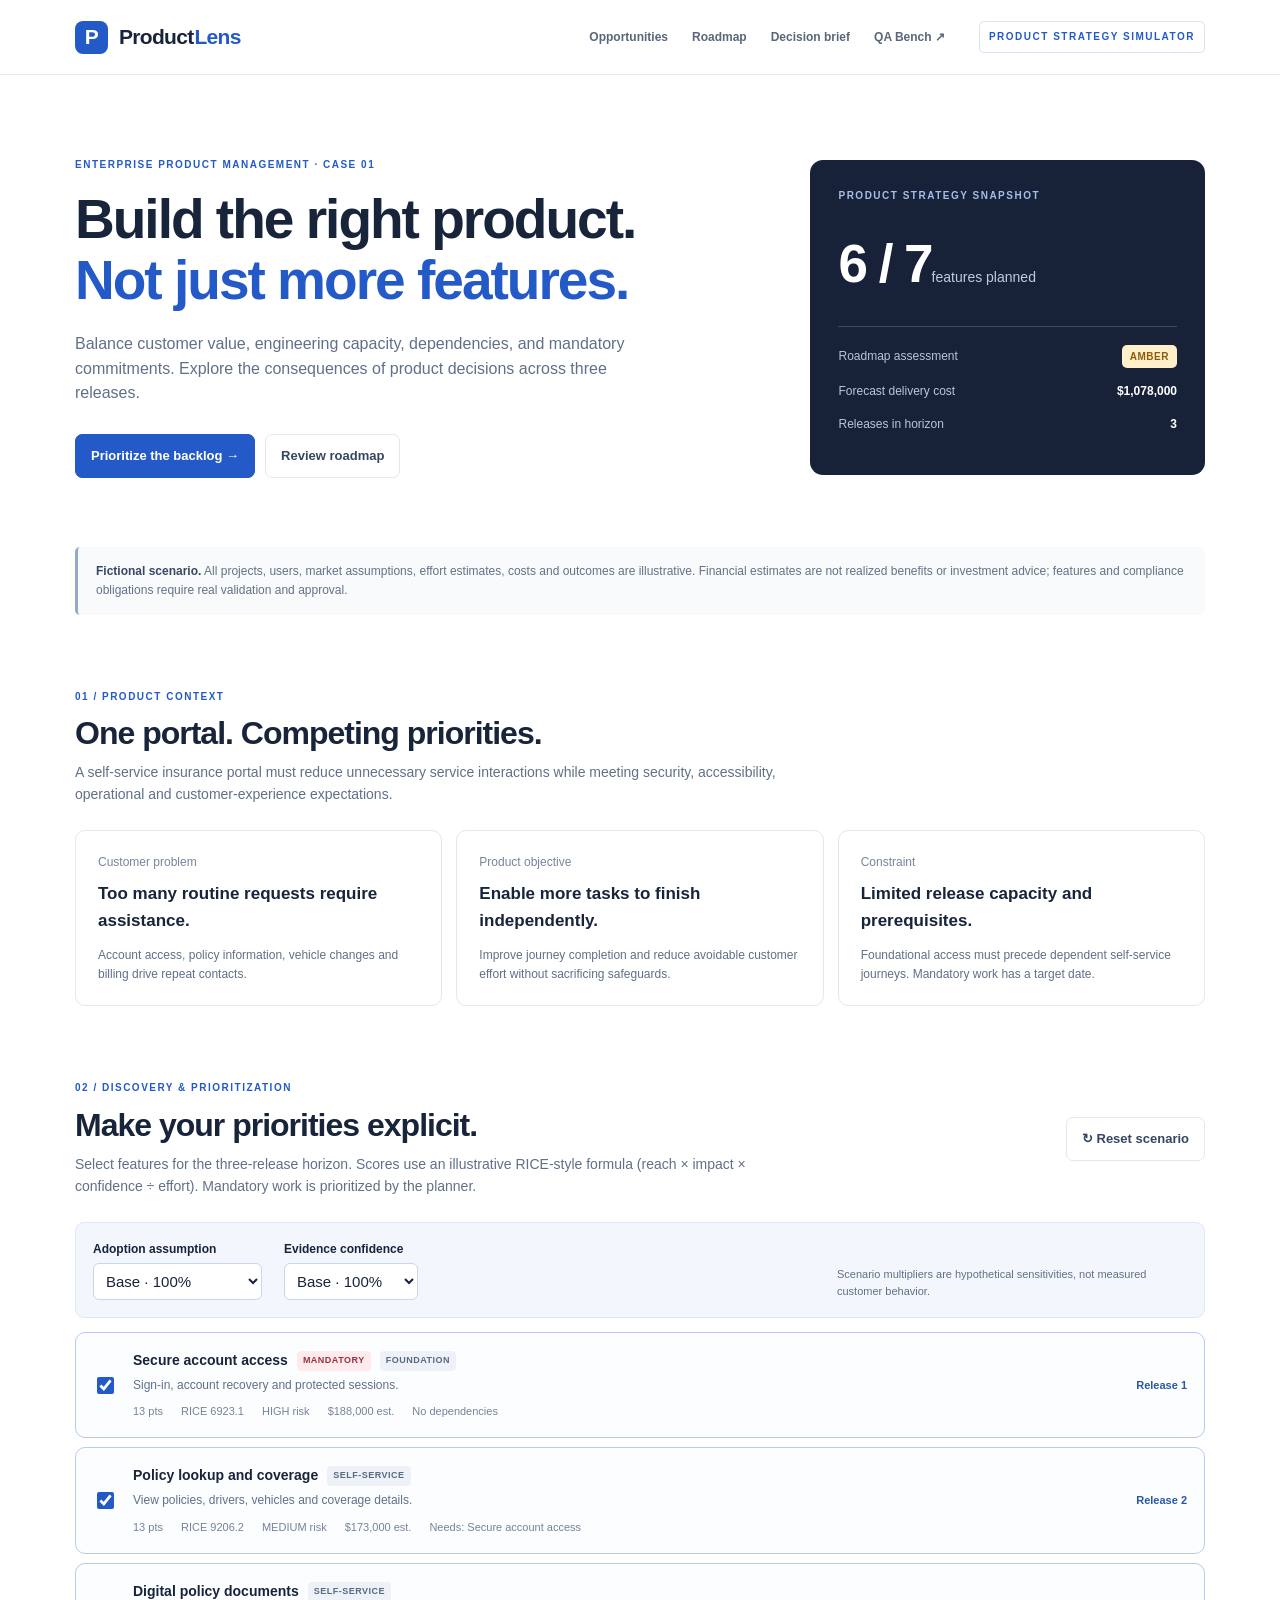
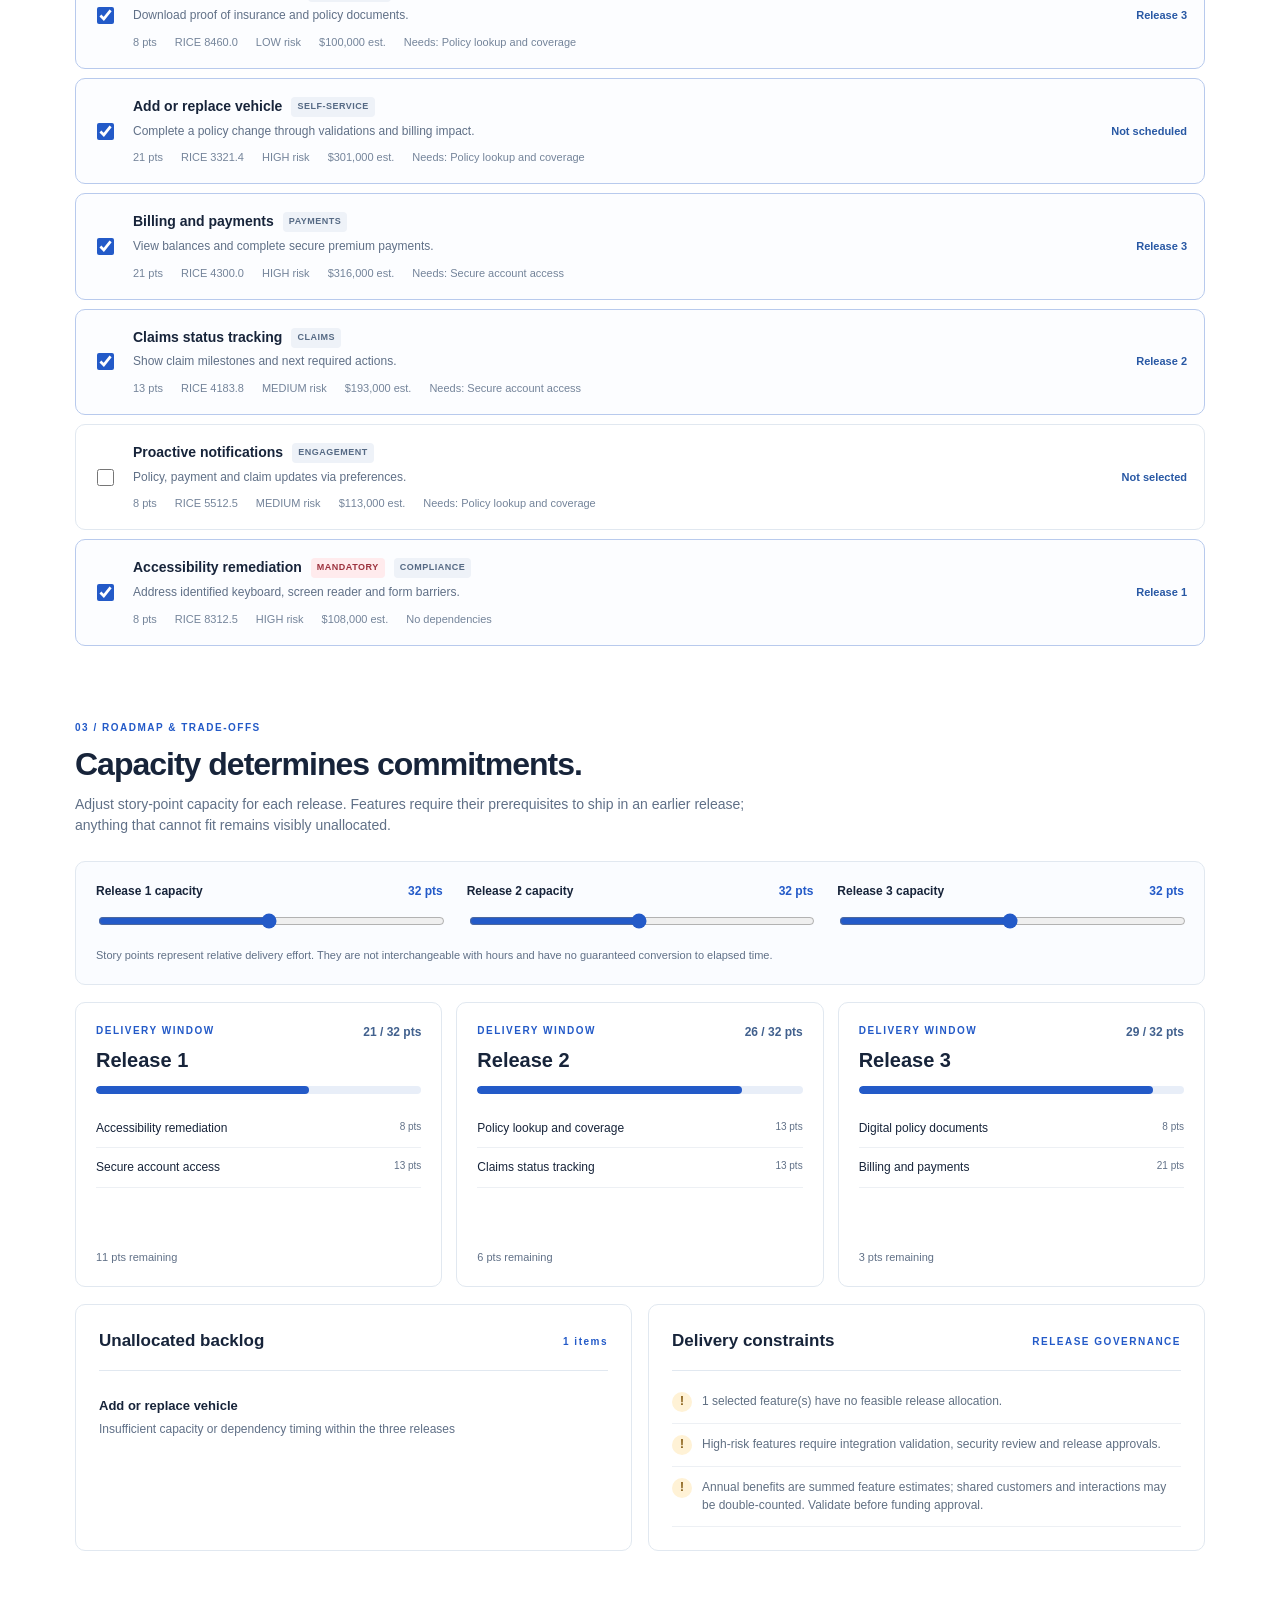
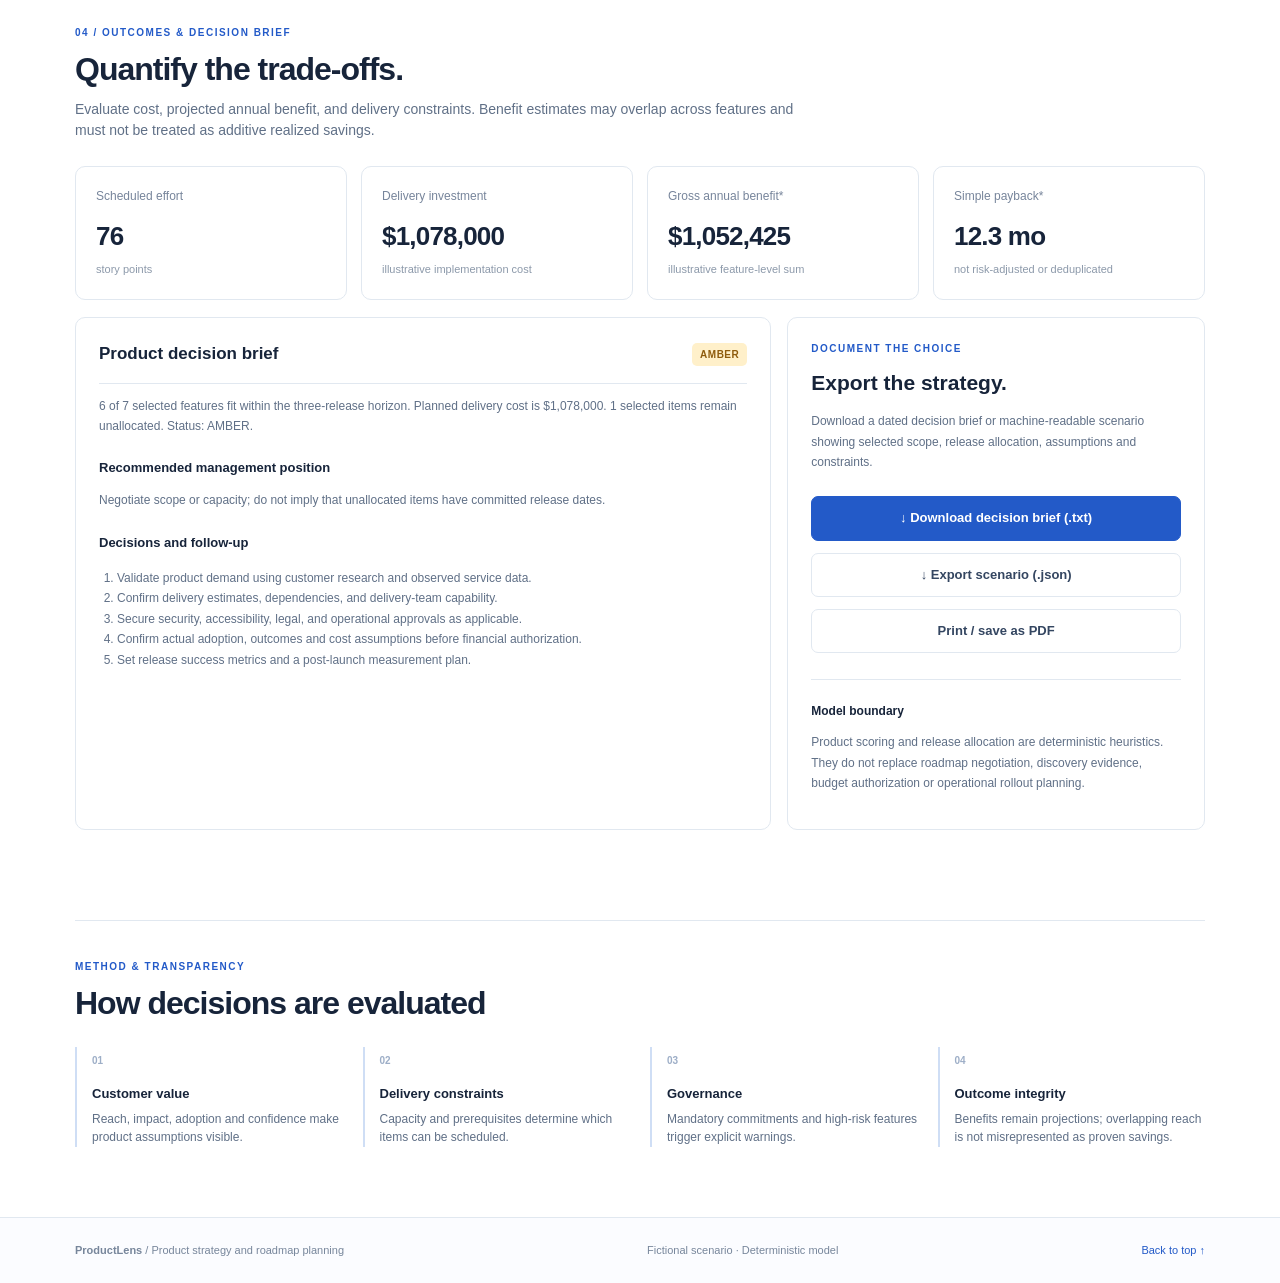
<file: ProductLens/index.html>
<!doctype html><html lang="en"><head><meta charset="utf-8"><meta name="viewport" content="width=device-width,initial-scale=1"><meta name="description" content="ProductLens: interactive enterprise product strategy, prioritization and roadmap simulation."><title>ProductLens | Enterprise Product Strategy</title><link rel="stylesheet" href="styles.css"></head>
<body><header class="top"><div class="shell top-inner"><a href="#top" class="brand"><span class="brand-icon">P</span>Product<span>Lens</span></a><nav><a href="#discovery">Opportunities</a><a href="#roadmap">Roadmap</a><a href="#assessment">Decision brief</a><a href="/qa-bench.html" target="_blank" rel="noopener noreferrer">QA Bench ↗</a></nav><span class="top-note">PRODUCT STRATEGY SIMULATOR</span></div></header>
<main class="shell" id="top"><section class="hero"><div><div class="eyebrow">ENTERPRISE PRODUCT MANAGEMENT · CASE 01</div><h1>Build the right product.<br><em>Not just more features.</em></h1><p>Balance customer value, engineering capacity, dependencies, and mandatory commitments. Explore the consequences of product decisions across three releases.</p><div class="buttons"><a class="btn primary" href="#discovery">Prioritize the backlog →</a><a class="btn" href="#roadmap">Review roadmap</a></div></div><aside class="hero-summary"><div class="smallcaps">PRODUCT STRATEGY SNAPSHOT</div><div class="hero-number"><span id="heroPlanned">—</span><small>features planned</small></div><div class="hero-divider"></div><div class="hero-fact"><span>Roadmap assessment</span><strong id="heroStatus" class="status">—</strong></div><div class="hero-fact"><span>Forecast delivery cost</span><strong id="heroCost">—</strong></div><div class="hero-fact"><span>Releases in horizon</span><strong>3</strong></div></aside></section>
<div class="note"><strong>Fictional scenario.</strong> All projects, users, market assumptions, effort estimates, costs and outcomes are illustrative. Financial estimates are not realized benefits or investment advice; features and compliance obligations require real validation and approval.</div>
<section class="section" id="context"><div class="heading"><div class="eyebrow">01 / PRODUCT CONTEXT</div><h2>One portal. Competing priorities.</h2><p>A self-service insurance portal must reduce unnecessary service interactions while meeting security, accessibility, operational and customer-experience expectations.</p></div><div class="context-grid"><article><span>Customer problem</span><b>Too many routine requests require assistance.</b><p>Account access, policy information, vehicle changes and billing drive repeat contacts.</p></article><article><span>Product objective</span><b>Enable more tasks to finish independently.</b><p>Improve journey completion and reduce avoidable customer effort without sacrificing safeguards.</p></article><article><span>Constraint</span><b>Limited release capacity and prerequisites.</b><p>Foundational access must precede dependent self-service journeys. Mandatory work has a target date.</p></article></div></section>
<section class="section" id="discovery"><div class="section-title"><div><div class="eyebrow">02 / DISCOVERY & PRIORITIZATION</div><h2>Make your priorities explicit.</h2><p>Select features for the three-release horizon. Scores use an illustrative RICE-style formula (reach × impact × confidence ÷ effort). Mandatory work is prioritized by the planner.</p></div><button type="button" class="btn" id="reset">↻ Reset scenario</button></div><div class="toolbar"><div><label for="adoption">Adoption assumption</label><select id="adoption"><option value="0.8">Conservative · 80%</option><option value="1" selected>Base · 100%</option><option value="1.2">Optimistic · 120%</option></select></div><div><label for="confidence">Evidence confidence</label><select id="confidence"><option value="0.8">Lower · 80%</option><option value="1" selected>Base · 100%</option><option value="1.1">Higher · 110%</option></select></div><div class="toolbar-note">Scenario multipliers are hypothetical sensitivities, not measured customer behavior.</div></div>
<div id="featureList" class="feature-list"></div></section>
<section class="section" id="roadmap"><div class="section-title"><div><div class="eyebrow">03 / ROADMAP & TRADE-OFFS</div><h2>Capacity determines commitments.</h2><p>Adjust story-point capacity for each release. Features require their prerequisites to ship in an earlier release; anything that cannot fit remains visibly unallocated.</p></div></div><div class="capacity-panel"><div class="capacity-inputs" id="capacityInputs"></div><div class="capacity-caption">Story points represent relative delivery effort. They are not interchangeable with hours and have no guaranteed conversion to elapsed time.</div></div><div id="releaseGrid" class="release-grid"></div><div class="two-grid"><article class="panel"><div class="panel-head"><h3>Unallocated backlog</h3><span id="backlogCount" class="smallcaps">—</span></div><div id="backlog" class="backlog"></div></article><article class="panel"><div class="panel-head"><h3>Delivery constraints</h3><span class="smallcaps">RELEASE GOVERNANCE</span></div><div id="warnings" class="warnings"></div></article></div></section>
<section class="section" id="assessment"><div class="section-title"><div><div class="eyebrow">04 / OUTCOMES & DECISION BRIEF</div><h2>Quantify the trade-offs.</h2><p>Evaluate cost, projected annual benefit, and delivery constraints. Benefit estimates may overlap across features and must not be treated as additive realized savings.</p></div></div><div class="kpi-grid"><div class="kpi"><span>Scheduled effort</span><strong id="metricPoints">—</strong><small>story points</small></div><div class="kpi"><span>Delivery investment</span><strong id="metricCost">—</strong><small>illustrative implementation cost</small></div><div class="kpi"><span>Gross annual benefit*</span><strong id="metricBenefit">—</strong><small>illustrative feature-level sum</small></div><div class="kpi"><span>Simple payback*</span><strong id="metricPayback">—</strong><small>not risk-adjusted or deduplicated</small></div></div><div class="two-grid report-grid"><article class="panel report"><div class="panel-head"><h3>Product decision brief</h3><span id="reportStatus" class="status">—</span></div><p id="reportLead" class="lead"></p><h4>Recommended management position</h4><p id="recommendation"></p><h4>Decisions and follow-up</h4><ol><li>Validate product demand using customer research and observed service data.</li><li>Confirm delivery estimates, dependencies, and delivery-team capability.</li><li>Secure security, accessibility, legal, and operational approvals as applicable.</li><li>Confirm actual adoption, outcomes and cost assumptions before financial authorization.</li><li>Set release success metrics and a post-launch measurement plan.</li></ol></article><aside class="panel tools"><div class="eyebrow">DOCUMENT THE CHOICE</div><h3>Export the strategy.</h3><p>Download a dated decision brief or machine-readable scenario showing selected scope, release allocation, assumptions and constraints.</p><button class="btn primary full" id="exportBrief">↓ Download decision brief (.txt)</button><button class="btn full" id="exportJson">↓ Export scenario (.json)</button><button class="btn full" id="print">Print / save as PDF</button><div class="report-note"><strong>Model boundary</strong><p>Product scoring and release allocation are deterministic heuristics. They do not replace roadmap negotiation, discovery evidence, budget authorization or operational rollout planning.</p></div></aside></div></section>
<section class="method"><div class="eyebrow">METHOD & TRANSPARENCY</div><h2>How decisions are evaluated</h2><div class="method-grid"><div><b>01</b><h4>Customer value</h4><p>Reach, impact, adoption and confidence make product assumptions visible.</p></div><div><b>02</b><h4>Delivery constraints</h4><p>Capacity and prerequisites determine which items can be scheduled.</p></div><div><b>03</b><h4>Governance</h4><p>Mandatory commitments and high-risk features trigger explicit warnings.</p></div><div><b>04</b><h4>Outcome integrity</h4><p>Benefits remain projections; overlapping reach is not misrepresented as proven savings.</p></div></div></section></main>
<footer><div class="shell footer-inner"><span><strong>ProductLens</strong> / Product strategy and roadmap planning</span><span>Fictional scenario · Deterministic model</span><a href="#top">Back to top ↑</a></div></footer><script type="module" src="app.mjs"></script></body></html>
</file>
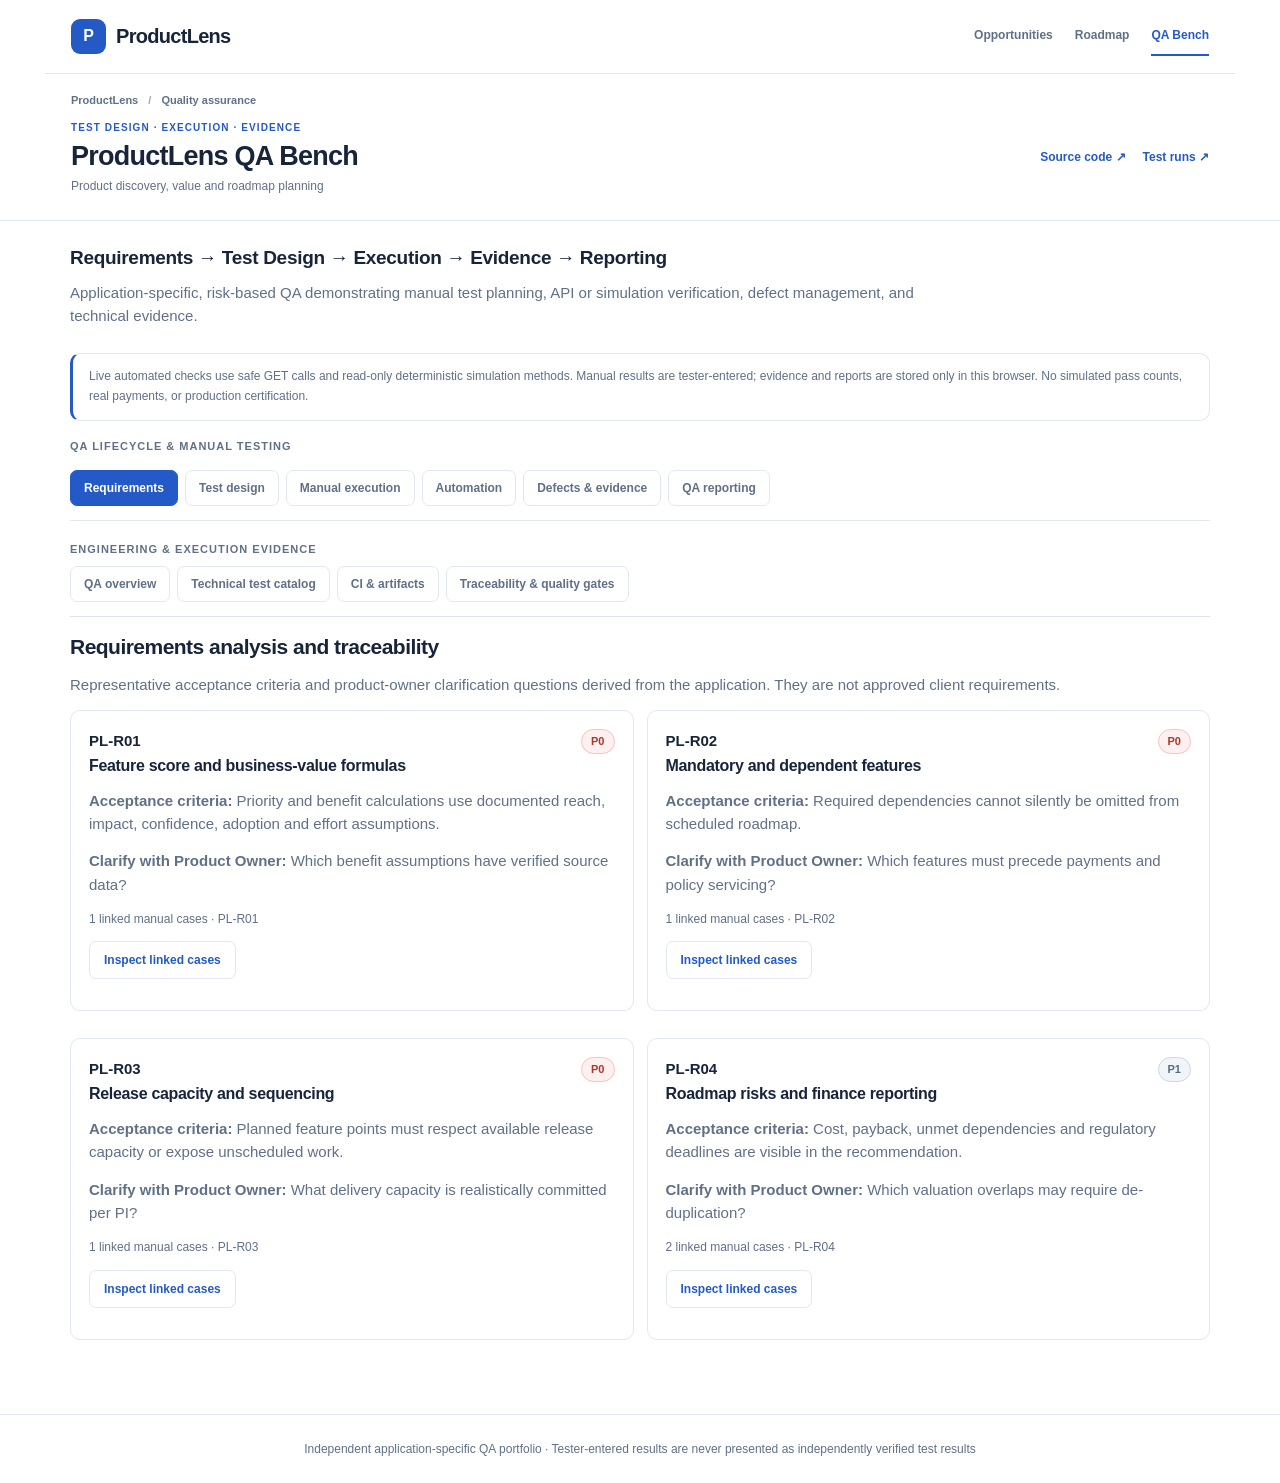
<file: ProductLens/qa-bench.html>
<!doctype html>
<html lang="en"><head><meta charset="utf-8"><meta name="viewport" content="width=device-width,initial-scale=1"><meta name="robots" content="noindex"><title>ProductLens | QA Engineering Workbench</title>
<style>
:root{color-scheme:light;--ink:#1b2938;--muted:#5c6f83;--line:#dce5ee;--blue:#215cac;--paper:#fff;--bg:#f5f8fc;--green:#147b5c;--red:#a82e3e;--amber:#a65d00}
*{box-sizing:border-box}body{margin:0;background:var(--bg);color:var(--ink);font:14px/1.55 system-ui,-apple-system,Segoe UI,sans-serif}a{color:var(--blue)}header{background:#10253d;color:white;padding:24px max(18px,calc((100vw - 1120px)/2))}header a{color:#cde5ff}header .crumb{font-size:12px;margin-bottom:10px}.wrap{max-width:1120px;margin:auto;padding:24px 18px 65px}h1{margin:0 0 5px;font-size:clamp(27px,4vw,38px);letter-spacing:-.045em}h2{font-size:21px;letter-spacing:-.025em;margin:0 0 9px}h3{font-size:16px;letter-spacing:-.02em;margin:0 0 10px}h4{font-size:14px;margin:7px 0}p{margin:5px 0 14px;color:var(--muted)}.sub{color:#c6d7ea}.small{font-size:12px}.panel{background:white;border:1px solid var(--line);border-radius:15px;padding:18px;margin-bottom:14px;min-width:0}.intro{padding:20px 0 8px}.intro p{max-width:850px}.note{border-left:3px solid #6f9ad7;background:#eff5fd;color:#426281;padding:13px 16px;border-radius:6px;margin-bottom:17px;font-size:12px;line-height:1.65}.tabs{display:flex;flex-wrap:wrap;gap:7px;border-bottom:1px solid var(--line);padding:0 0 14px;margin:15px 0 20px}.tabs button{border:1px solid #d5e0eb;background:#edf3fa;padding:10px 13px;border-radius:9px;font-weight:700;color:#3a5573;cursor:pointer;font-size:12px}.tabs button[aria-selected="true"]{background:#2059a5;color:#fff;border-color:#2059a5}.grid{display:grid;grid-template-columns:repeat(2,minmax(0,1fr));gap:13px}.row{display:flex;gap:14px;align-items:flex-start;justify-content:space-between}.row>*{min-width:0}.actions{display:flex;gap:9px;flex-wrap:wrap;margin:13px 0}.btn{background:#215cac;border:1px solid #215cac;color:#fff;border-radius:9px;padding:10px 14px;font-size:12px;font-weight:700;cursor:pointer;min-height:38px}.btn.alt{background:#fff;color:#215cac}.btn:disabled{opacity:.6;cursor:default}.tag{border:1px solid #cbd8e5;border-radius:30px;padding:3px 9px;font-size:11px;font-weight:800;color:#546b81;background:#f1f5fa;display:inline-block}.tag.p0,.tag.failed{background:#fff0ef;color:#a53a2c;border-color:#efc6c2}.tag.passed{background:#ebf7f0;color:#16734b;border-color:#bee3cc}.tag.blocked{background:#fff3e2;color:#a36813;border-color:#ecd4b0}.fine{font-size:12px;color:var(--muted)}.line{padding:13px 0;border-bottom:1px solid var(--line)}.line:last-child{border:0}.line p{font-size:13px;line-height:1.65}.cardlinks{display:flex;gap:14px;flex-wrap:wrap;font-size:12px;font-weight:650}.cardlinks a{white-space:normal}.metrics{display:grid;grid-template-columns:repeat(5,minmax(0,1fr));gap:10px;margin-bottom:18px}.metric{background:#fff;border:1px solid var(--line);border-radius:11px;padding:12px}.metric strong{display:block;font-size:28px}.metric span{font-size:11px;color:var(--muted)}label{display:block;font-size:12px;font-weight:750;margin:11px 0}input,select,textarea{font:inherit;width:100%;border:1px solid #c5d4e5;border-radius:8px;padding:10px;background:white;color:var(--ink);margin:5px 0 0}input[type=file]{font-size:12px}textarea{resize:vertical}pre{background:#111f34;color:#d8ebf9;border-radius:9px;overflow:auto;padding:14px;font-size:11px;line-height:1.65;white-space:pre-wrap;overflow-wrap:anywhere}.teststep{white-space:pre-line;color:#354e68;line-height:1.7;font-size:13px}.status{font-weight:750}.status.passed{color:var(--green)}.status.failed{color:var(--red)}.status.blocked{color:var(--amber)}.state{font-weight:650;margin-left:6px}.two{display:grid;grid-template-columns:1.15fr .85fr;gap:14px}table{width:100%;border-collapse:collapse;font-size:12px}td,th{border-bottom:1px solid var(--line);text-align:left;padding:10px;vertical-align:top}th{background:#f5f8fc;color:#4d667c}.tablewrap{overflow:auto;max-width:100%}#notice:not(:empty){padding:11px 14px;margin:14px 0;background:#e9f5ed;border:1px solid #c0dfc8;border-radius:9px;color:#24563d}footer{padding:25px;border-top:1px solid var(--line);text-align:center;font-size:12px;color:var(--muted)}button:focus-visible,input:focus-visible,a:focus-visible,select:focus-visible,textarea:focus-visible{outline:3px solid #77a5dc;outline-offset:2px}
@media(max-width:780px){.two,.grid{grid-template-columns:1fr}.metrics{grid-template-columns:repeat(3,minmax(0,1fr))}}
@media(max-width:520px){.tabs{display:grid;grid-template-columns:repeat(2,minmax(0,1fr))}.tabs button{padding:10px 6px}.wrap{padding:16px 12px 45px}.panel{padding:14px}.metrics{grid-template-columns:repeat(2,minmax(0,1fr))}.row{display:block}h1{font-size:27px}}
/* Executable evidence extension, additive to all six original QA Bench sections */
.qa-tab-group{margin:14px 0 2px}.qa-tab-heading{font-size:11px;color:#5b7090;font-weight:800;letter-spacing:.12em;text-transform:uppercase;margin:12px 0 8px}
.qa-tab-group .tabs{margin:0 0 14px;border-bottom:1px solid #dce5ee}.qa-tab-group .tabs button{border-color:#cfdfef}
.qa-tab-group .tabs button[aria-selected=true]{background:#174c89;color:#fff}
.tech-workbench{max-width:100%;overflow-wrap:anywhere}
.tech-workbench>.tech-hero{display:flex;align-items:center;justify-content:space-between;gap:20px;padding:22px;border:1px solid #dce5ee;background:linear-gradient(118deg,#f5f9ff,#edf5fc);border-radius:16px;margin-bottom:16px}
.tech-kicker{font-size:10px;font-weight:800;color:#376ab2;letter-spacing:.12em}
.tech-hero h2{font-size:clamp(23px,3.3vw,30px);margin:6px 0 7px;line-height:1.17;letter-spacing:-.04em}
.tech-hero p{max-width:680px;margin:0;color:#536980;font-size:13px}
.tech-stats{display:grid;grid-template-columns:repeat(4,minmax(0,1fr));gap:10px;margin:15px 0}
.tech-stat{border:1px solid #dce6f0;background:#fff;border-radius:13px;padding:14px;min-width:0}
.tech-stat strong{display:block;font-size:27px;letter-spacing:-.06em;line-height:1.3;color:#234e80}
.tech-stat span,.tech-stat small{display:block}.tech-stat span{font-size:12px;font-weight:700}.tech-stat small{font-size:10px;color:#6f8194;line-height:1.5;margin-top:5px}
.tech-layout{display:grid;grid-template-columns:1.25fr .75fr;gap:12px}
.tech-cat-grid{display:grid;grid-template-columns:repeat(2,minmax(0,1fr));gap:8px}
.tech-cat{border:1px solid #d9e4ee;border-radius:10px;background:#f8fbfe;padding:10px;display:flex;align-items:center;gap:11px;text-align:left;color:#264663;cursor:pointer;min-width:0}
.tech-cat strong{font-size:18px;color:#295b94;min-width:24px}.tech-cat span{font-size:11px;font-weight:600}
.tech-evidence-line{display:flex;justify-content:space-between;align-items:center;gap:10px;border-bottom:1px solid #edf1f5;padding:12px 0}
.tech-evidence-line>div{min-width:0}.tech-evidence-line strong,.tech-evidence-line small{display:block}.tech-evidence-line strong{font-size:12px}.tech-evidence-line small{font-size:11px;color:#6f7e90}
.tech-walkthrough{display:grid;grid-template-columns:repeat(4,minmax(0,1fr));gap:12px}
.tech-walkthrough>div{background:#f7faff;border-radius:10px;padding:12px;border:1px solid #e7edf6}.tech-walkthrough strong{font-size:12px}.tech-walkthrough p{font-size:11px;margin:7px 0 0}
.tech-controls{display:flex;align-items:end;gap:16px;justify-content:space-between;margin:14px 0 18px}
.tech-controls label{flex:1;max-width:350px}
.tech-source-list{display:grid;grid-template-columns:1fr;gap:10px}
.tech-source{margin:0!important;padding:0!important;overflow:hidden}
.tech-source summary{display:flex;justify-content:space-between;gap:10px;align-items:center;cursor:pointer;padding:13px 16px;list-style-position:inside}
.tech-source summary::marker{color:#6789b7}
.tech-source-title{font-size:13px;line-height:1.45;min-width:0}.tech-source-title strong{color:#215cac;margin-right:6px}
.tech-source-body{padding:4px 16px 16px;border-top:1px solid #edf1f7}
.tech-tags{display:flex;flex-wrap:wrap;gap:7px;margin-top:11px}.tech-tags>span{border-radius:6px;background:#f1f5f9;color:#456078;padding:4px 8px;font-size:10px}
.tech-source pre{font-size:11px;line-height:1.6;margin:8px 0 10px;white-space:pre-wrap;word-break:break-word}
.tech-ci-header{display:flex;align-items:center;justify-content:space-between;gap:12px;margin-bottom:14px}
.tech-gate-metrics{display:flex;flex-wrap:wrap;gap:7px;margin:12px 0}.tech-gate-metrics>span{font-size:11px;padding:6px 8px;border-radius:8px;background:#f2f6fa;color:#3c5874}
.tech-workbench details[open]{box-shadow:0 6px 20px rgba(20,55,97,.06)}
@media(max-width:780px){.tech-layout{grid-template-columns:1fr}.tech-walkthrough{grid-template-columns:repeat(2,minmax(0,1fr))}.tech-stats{grid-template-columns:repeat(2,minmax(0,1fr))}}
@media(max-width:540px){.qa-tab-group .tabs{display:flex;flex-wrap:nowrap;overflow-x:auto;overscroll-behavior-x:contain;scroll-snap-type:x proximity;padding-bottom:9px}.qa-tab-group .tabs button{flex:0 0 auto;scroll-snap-align:start}.tech-hero{display:block!important;padding:15px!important}.tech-hero .btn{margin-top:12px}.tech-cat-grid{grid-template-columns:1fr}.tech-walkthrough{grid-template-columns:1fr}.tech-ci-header{align-items:flex-start;flex-direction:column}.tech-source summary{flex-direction:column;align-items:flex-start}.tech-stats{gap:8px}.tech-stat{padding:11px}}


/* QA Bench themed to ProductLens; existing test logic and content unchanged */
:root{--ink:#17243a;--muted:#607087;--line:#e1e8f0;--blue:#235ac8;--bg:#fff;--paper:#fff;--qa-radius:10px}
html,body{min-height:100%;overflow-x:clip}
body{margin:0!important;background:#fff!important;color:#17243a!important;font:15px/1.55 -apple-system,BlinkMacSystemFont,"Segoe UI",Arial,sans-serif!important}
a{color:#235ac8}
.qa-site-header{background:#fff!important;color:#17243a!important;padding:0!important;border-bottom:1px solid #e1e8f0}
.qa-site-bar{max-width:1190px;margin:0 auto;min-height:73px;padding:12px 26px;display:flex;align-items:center;justify-content:space-between;gap:20px}
.qa-site-brand{display:flex;align-items:center;gap:10px;color:#17243a!important;text-decoration:none!important;white-space:nowrap;min-width:0}
.qa-wordmark{font-size:20px;font-weight:800;letter-spacing:-.7px}
.qa-brand-mark{display:grid;place-items:center;width:35px;height:35px;border-radius:9px;background:#235ac8;color:#fff;font-size:16px;font-weight:900;flex:0 0 35px}
.qa-site-menu{display:flex;align-items:center;gap:22px;flex-wrap:wrap;color:#607087;font-size:12px;font-weight:700}
.qa-site-menu a{color:inherit;text-decoration:none;padding:9px 0;border-bottom:2px solid transparent;white-space:nowrap}
.qa-site-menu a:hover,.qa-site-menu a[aria-current=page]{color:#235ac8}
.qa-site-menu a[aria-current=page]{border-color:#235ac8}
.qa-section-head{max-width:1190px;margin:auto;padding:18px 26px 24px;border-top:1px solid #e1e8f0}
.qa-breadcrumb{font-size:11px;color:#607087;font-weight:600;margin-bottom:11px}
.qa-breadcrumb span{padding:0 7px;color:#9aa7b8}
.qa-headings{display:flex;align-items:center;justify-content:space-between;gap:20px}
.qa-headings h1{font-size:27px!important;font-weight:780;letter-spacing:-.75px;line-height:1.2;margin:4px 0 5px;color:#17243a}
.qa-eyebrow{color:#235ac8;font-size:10px;font-weight:800;letter-spacing:1.1px}
.qa-headings .sub{color:#607087;font-size:12px}
.qa-source-links{display:flex;gap:17px;flex-wrap:wrap;font-size:12px;font-weight:650}
.qa-source-links a{white-space:nowrap;text-decoration:none}
.qa-site-notice{font-size:10px;letter-spacing:.5px;font-weight:750;text-align:center;padding:6px 12px;background:#162d53;color:#eef3fb}
.qa-site-notice span{color:#bacce3;font-weight:400}
.wrap{max-width:1190px;padding:22px 25px 60px}
.intro{padding:0 0 12px}.intro h2{font-size:19px;letter-spacing:-.3px}
.panel,.metric,.tech-stat{border-color:#e1e8f0!important;border-radius:10px!important;box-shadow:none!important;background:#fff!important}
.note{background:#fff!important;border:1px solid #e1e8f0!important;border-left:3px solid #235ac8!important;color:#607087!important;border-radius:10px!important}
.tech-workbench>.tech-hero{background:#fff!important;border:1px solid #e1e8f0!important;border-radius:10px!important;box-shadow:none!important;padding:17px 20px!important}
.tech-hero h2{font-size:23px!important;letter-spacing:-.55px!important;line-height:1.25}
.tech-kicker,.qa-tab-heading{color:#607087!important;letter-spacing:1px}
.tech-stat strong,.tech-cat strong{color:#17243a!important}
.tech-cat,.tech-walkthrough>div{background:#fff!important;border:1px solid #e1e8f0!important;border-radius:10px!important}
.tech-tags>span,.tech-gate-metrics>span{background:#fff!important;color:#607087!important}
.tabs button{background:#fff!important;color:#607087!important;border-color:#e1e8f0!important;border-radius:7px!important}
.tabs button[aria-selected=true]{background:#235ac8!important;color:#fff!important;border-color:#235ac8!important}
.btn{background:#235ac8!important;border-color:#235ac8!important;border-radius:7px!important}
.btn.alt{background:#fff!important;color:#235ac8!important;border-color:#e1e8f0!important}
input,select,textarea{border-color:#e1e8f0!important;border-radius:7px!important}
table th{background:#fff!important;color:#607087!important}
table td,table th{border-color:#e1e8f0!important}
.tech-source pre{background:#1b2737;color:#eaf2fc}
footer{border-color:#e1e8f0}
@media(max-width:800px){.qa-site-bar{flex-wrap:wrap;gap:8px;padding:12px 16px}.qa-site-brand{flex:1 1 auto}.qa-site-menu{width:100%;flex-wrap:nowrap;gap:17px;overflow-x:auto;font-size:11px}.qa-section-head{padding:15px 17px}.qa-headings{flex-direction:column;align-items:flex-start;gap:10px}.wrap{padding:18px 14px 55px}.tech-hero h2{font-size:20px!important}}
@media(max-width:480px){.qa-wordmark{font-size:17px}.qa-site-bar{min-height:60px}.qa-headings h1{font-size:23px!important}.qa-section-head{padding:14px}.qa-site-notice span{display:block}}


/* Final site-matched mobile navigation and link contrast adjustments */
.qa-site-header .qa-source-links a{color:var(--blue)!important}
.qa-site-header .qa-source-links a:hover{text-decoration:underline}
@media(max-width:540px){
  .qa-tab-group .tabs{display:grid!important;grid-template-columns:repeat(2,minmax(0,1fr))!important;gap:7px!important;overflow:visible!important;scroll-snap-type:none!important}
  .qa-tab-group .tabs button{flex:initial!important;min-width:0!important;white-space:normal!important;line-height:1.25!important;min-height:42px!important;padding:8px 7px!important;text-align:center!important}
}
</style></head><body><header class="qa-site-header"><div class="qa-site-bar"><a id="app-link" class="qa-site-brand" href="/"><span class="qa-brand-mark">P</span><span class="qa-wordmark">ProductLens</span></a><nav class="qa-site-menu" aria-label="ProductLens navigation"><a href="/#discovery">Opportunities</a><a href="/#roadmap">Roadmap</a><a href="/qa-bench.html" aria-current="page">QA Bench</a></nav></div><div class="qa-section-head"><div class="qa-breadcrumb">ProductLens <span>/</span> Quality assurance</div><div class="qa-headings"><div><div class="qa-eyebrow">TEST DESIGN · EXECUTION · EVIDENCE</div><h1 id="project-title">ProductLens QA Bench</h1><div id="project-sub" class="sub"></div></div><div class="qa-source-links"><a id="source-link" href="#" target="_blank" rel="noopener noreferrer">Source code ↗</a><a id="ci-link" href="#" target="_blank" rel="noopener noreferrer">Test runs ↗</a></div></div></div></header>
<main class="wrap"><div class="intro"><h2>Requirements → Test Design → Execution → Evidence → Reporting</h2><p>Application-specific, risk-based QA demonstrating manual test planning, API or simulation verification, defect management, and technical evidence.</p></div><div class="note">Live automated checks use safe GET calls and read-only deterministic simulation methods. Manual results are tester-entered; evidence and reports are stored only in this browser. No simulated pass counts, real payments, or production certification.</div><div class="qa-tab-heading">QA lifecycle & manual testing</div><div class="tabs" role="tablist" aria-label="QA lifecycle sections"><button data-tab="requirements" aria-selected="true">Requirements</button><button data-tab="cases" aria-selected="false">Test design</button><button data-tab="manual" aria-selected="false">Manual execution</button><button data-tab="automation" aria-selected="false">Automation</button><button data-tab="defects" aria-selected="false">Defects & evidence</button><button data-tab="report" aria-selected="false">QA reporting</button></div><div class="qa-tab-group"><div class="qa-tab-heading">Engineering & execution evidence</div><div class="tabs qa-eng-tabs" role="tablist" aria-label="Engineering evidence sections"><button data-tab="engineering" aria-selected="false">QA overview</button><button data-tab="catalog" aria-selected="false">Technical test catalog</button><button data-tab="ci" aria-selected="false">CI & artifacts</button><button data-tab="gates" aria-selected="false">Traceability & quality gates</button></div></div><div id="notice" role="status" aria-live="polite"></div><div id="app"></div></main><footer>Independent application-specific QA portfolio · Tester-entered results are never presented as independently verified test results</footer>
<script id="qa-config" type="application/json">{"name":"ProductLens","slug":"productlens","domain":"Product discovery, value and roadmap planning","url":"https://productlens-ab9d.onrender.com/","repository":"productlens","sourceUrl":"https://github.com/sachintechpro/productlens","sourceTestsUrl":"https://github.com/sachintechpro/productlens/tree/main/ProductLens/tests","ciUrl":"https://github.com/sachintechpro/productlens/actions","requirements":[{"id":"PL-R01","title":"Feature score and business-value formulas","risk":"P0","acceptance":"Priority and benefit calculations use documented reach, impact, confidence, adoption and effort assumptions.","clarify":"Which benefit assumptions have verified source data?"},{"id":"PL-R02","title":"Mandatory and dependent features","risk":"P0","acceptance":"Required dependencies cannot silently be omitted from scheduled roadmap.","clarify":"Which features must precede payments and policy servicing?"},{"id":"PL-R03","title":"Release capacity and sequencing","risk":"P0","acceptance":"Planned feature points must respect available release capacity or expose unscheduled work.","clarify":"What delivery capacity is realistically committed per PI?"},{"id":"PL-R04","title":"Roadmap risks and finance reporting","risk":"P1","acceptance":"Cost, payback, unmet dependencies and regulatory deadlines are visible in the recommendation.","clarify":"Which valuation overlaps may require de-duplication?"}],"cases":[{"id":"PL-T01","req":"PL-R01","title":"Validate feature priority scoring","level":"Unit / financial","priority":"P0","pre":"Load default feature catalog.","steps":"1. Select feature and note reach, impact, confidence, points.\n2. Independently recompute expected priority.\n3. Compare displayed score.\n4. Adjust confidence and repeat.","expected":"Scores change consistently with inputs and do not use unbounded confidence."},{"id":"PL-T02","req":"PL-R02","title":"Missing prerequisite blocks dependent delivery","level":"Negative / E2E","priority":"P0","pre":"Choose dependent policy or vehicle feature.","steps":"1. Select downstream feature.\n2. Remove its prerequisite.\n3. Generate release plan.\n4. Inspect dependency warnings.","expected":"Prerequisite constraints are enforced or clearly surfaced; no invisible bypass."},{"id":"PL-T03","req":"PL-R03","title":"Over-capacity release is identified","level":"Boundary / planning","priority":"P0","pre":"Initial planned capacity exists.","steps":"1. Select more features than one release can hold.\n2. Recalculate sequencing.\n3. Review unscheduled work and capacity gaps.","expected":"No plan quietly exceeds defined capacity without showing a constraint."},{"id":"PL-T04","req":"PL-R04","title":"Mandatory deadline conflicts","level":"SIT / governance","priority":"P1","pre":"Regulatory milestone modeled.","steps":"1. Change feature selection to delay mandatory scope.\n2. Inspect status and warnings.\n3. Restore prerequisite items.","expected":"Deadline risks and omitted mandatory items remain explicit."},{"id":"PL-T05","req":"PL-R04","title":"Benefit totals and payback reconcile","level":"Functional / analytics","priority":"P1","pre":"Baseline roadmap selected.","steps":"1. Record annual benefits and planned costs.\n2. Apply adoption multiplier.\n3. Compare summary payback and total benefits to per-feature calculations.","expected":"Financial indicators agree with assumptions without hiding overlapping benefits."}],"automatic":[{"id":"PL-A01","title":"Product roadmap UI returns HTML","kind":"http","path":"/","expectStatus":200,"contains":"ProductLens","level":"Production smoke"},{"id":"PL-A02","title":"Feature scoring module is served","kind":"http","path":"/engine.mjs","expectStatus":200,"contains":"score","level":"Source integrity"},{"id":"PL-A03","title":"Simulation returns release sequence","kind":"esm","module":"./engine.mjs","fn":"simulate","expectKey":"releases","expectType":"object","level":"Roadmap engine"},{"id":"PL-A04","title":"Simulation reports planned cost","kind":"esm","module":"./engine.mjs","fn":"simulate","expectKey":"plannedCost","expectType":"number","level":"Financial rules"},{"id":"PL-A05","title":"Simulation reports selected feature count","kind":"esm","module":"./engine.mjs","fn":"simulate","expectKey":"selectedCount","expectType":"number","level":"Portfolio rules"}],"caveats":"ProductLens is a portfolio simulation using fictional data. Live checks are safe and read-only; manual verdicts require actual execution and evidence.","technicalCases":[{"title":"baseline respects release capacity and prerequisite timing","file":"ProductLens/tests/engine.test.mjs","line":5,"excerpt":"const m=simulate();for(const r of m.releases){assert.ok(r.used\u003c=r.capacity);for(const id of r.items){const f=FEATURES.find(x=>x.id===id);for(const dep of f.dependsOn)assert.ok(m.features.find(x=>x.id===dep).release\u003cr.index);}}","category":"SIT / integration","framework":"Node.js test runner","sourceKind":"Test function","id":"SRC-001"},{"title":"mandatory access and accessibility must be targeted by release two","file":"ProductLens/tests/engine.test.mjs","line":8,"excerpt":"const m=simulate();assert.equal(m.mandatedDeadlineViolation,false);assert.equal(m.features.find(x=>x.id==='identity').release,1);assert.equal(m.features.find(x=>x.id==='accessibility').release,1);","category":"UX / responsive","framework":"Node.js test runner","sourceKind":"Test function","id":"SRC-002"},{"title":"missing mandatory feature causes red assessment","file":"ProductLens/tests/engine.test.mjs","line":11,"excerpt":"assert.equal(m.status,'RED');assert.ok(m.warnings.some(x=>x.includes('omitted')));});","category":"Functional / regression","framework":"Node.js test runner","sourceKind":"Test function","id":"SRC-003"},{"title":"missing selected prerequisite never schedules dependent","file":"ProductLens/tests/engine.test.mjs","line":12,"excerpt":"assert.equal(m.features.find(f=>f.id==='vehicle').release,null);assert.ok(m.unscheduled.some(x=>x.id==='vehicle'));});","category":"UX / responsive","framework":"Node.js test runner","sourceKind":"Test function","id":"SRC-004"},{"title":"reduced capacity creates unallocated backlog, not invisible over-allocation","file":"ProductLens/tests/engine.test.mjs","line":13,"excerpt":"assert.ok(m.unscheduled.length>0);assert.ok(m.releases.every(r=>r.used\u003c=r.capacity));});","category":"SIT / integration","framework":"Node.js test runner","sourceKind":"Test function","id":"SRC-005"},{"title":"zero capacity produces no planned cost or benefit","file":"ProductLens/tests/engine.test.mjs","line":14,"excerpt":"assert.equal(m.plannedCost,0);assert.equal(m.estimatedAnnualBenefit,0);assert.equal(m.paybackMonths,null);});","category":"SIT / integration","framework":"Node.js test runner","sourceKind":"Test function","id":"SRC-006"},{"title":"confidence and adoption assumptions influence benefits","file":"ProductLens/tests/engine.test.mjs","line":15,"excerpt":"assert.ok(simulate(s).estimatedAnnualBenefit\u003cbase);});","category":"Functional / regression","framework":"Node.js test runner","sourceKind":"Test function","id":"SRC-007"},{"title":"score accounts for effort, reach, impact and confidence","file":"ProductLens/tests/engine.test.mjs","line":16,"excerpt":"assert.equal(score(f),f.reach*f.impact*f.confidence/f.points);assert.ok(annualBenefit(f)>0);});","category":"Unit / business rules","framework":"Node.js test runner","sourceKind":"Test function","id":"SRC-008"},{"title":"models reject invalid scenarios","file":"ProductLens/tests/engine.test.mjs","line":17,"excerpt":"assert.throws(()=>simulate(s));s.capacity=[20,20,20];s.selected=['identity','identity'];assert.throws(()=>simulate(s));});","category":"Unit / business rules","framework":"Node.js test runner","sourceKind":"Test function","id":"SRC-009"},{"title":"input state remains unchanged","file":"ProductLens/tests/engine.test.mjs","line":18,"excerpt":"assert.equal(JSON.stringify(s),before);});","category":"Functional / regression","framework":"Node.js test runner","sourceKind":"Test function","id":"SRC-010"},{"title":"every subset of features schedules safely","file":"ProductLens/tests/engine.test.mjs","line":19,"excerpt":"assert.equal(new Set(allocated).size,allocated.length);assert.ok(allocated.every(id=>s.selected.includes(id)));assert.ok(m.releases.every(r=>r.used\u003c=r.capacity));}});","category":"Functional / regression","framework":"Node.js test runner","sourceKind":"Test function","id":"SRC-011"}],"suites":[{"file":"ProductLens/tests/engine.test.mjs","framework":"Node.js test runner","testCount":11,"category":"SIT / integration","error":null}],"workflows":[{"path":".github/workflows/engine-tests.yml","name":"ProductLens Business Rules and Scenario Tests","description":"Executes feature scoring, prerequisite, roadmap capacity and benefits tests"},{"path":".github/workflows/qa-bench.yml","name":"Application QA Bench Validation","description":"Validates QA Bench content and layout assets"}],"technicalCatalogGeneratedAt":"2026-11-13"}</script><script>
(() => {
'use strict';
const C=JSON.parse(document.getElementById('qa-config').textContent);
const KEY='qa-bench:'+C.slug+':v1';let state={executions:[],defects:[],evidence:[],customCases:[],auto:{}};
try{const p=JSON.parse(localStorage.getItem(KEY)||'{}');if(p&&typeof p==='object'){for(const k of Object.keys(state))if(p[k]&& (Array.isArray(state[k])?Array.isArray(p[k]):typeof p[k]==='object'))state[k]=p[k];}}catch{}
let tab='requirements',selected=(C.cases[0]||{}).id||'',showCase='',running=false;
const esc=s=>String(s==null?'':s).replace(/[&<>"']/g,ch=>({'&':'&amp;','<':'&lt;','>':'&gt;','"':'&quot;','\'':'&#39;'}[ch]));
const fmt=x=>esc(JSON.stringify(x,null,2));const cases=()=>[...C.cases,...state.customCases];
const latest=id=>state.executions.find(x=>x.caseId===id);
const count=(k)=>state.executions.filter((x,i,a)=>a.findIndex(v=>v.caseId===x.caseId)===i&&x.status===k).length;
const total=()=>cases().length;const completed=()=>new Set(state.executions.map(x=>x.caseId)).size;
function save(){try{localStorage.setItem(KEY,JSON.stringify(state));return true}catch{note('Browser storage unavailable; export your report.');return false}}
function note(s){document.querySelector('#notice').textContent=s}
function tag(v){const t=String(v||'Not run');return '<span class="tag '+(t==='P0'?'p0':t.toLowerCase().replaceAll(' ','-'))+'">'+esc(t)+'</span>'}
function renderReq(){return '<h2>Requirements analysis and traceability</h2><p>Representative acceptance criteria and product-owner clarification questions derived from the application. They are not approved client requirements.</p><div class="grid">'+C.requirements.map(r=>'<article class="panel"><div class="row"><strong>'+esc(r.id)+'</strong>'+tag(r.risk)+'</div><h3>'+esc(r.title)+'</h3><p><b>Acceptance criteria:</b> '+esc(r.acceptance)+'</p><p><b>Clarify with Product Owner:</b> '+esc(r.clarify)+'</p><div class="fine">'+cases().filter(c=>c.req===r.id).length+' linked manual cases · '+esc(r.id)+'</div><div class="actions"><button class="btn alt" data-act="req" data-id="'+esc(r.id)+'">Inspect linked cases</button></div></article>').join('')+'</div>'}
function listCases(){const req=showCase||'', filtered=cases().filter(x=>!req||x.req===req);
return '<h2>Test design repository</h2><p>Application-specific functional, integration, boundary, negative, E2E, and reliability scenarios. Tests here are specifications until executed and evidenced.</p><div class="actions"><button class="btn" data-act="add-case">+ Write test case</button><button class="btn alt" data-act="all-cases">Show all cases</button></div><div id="new-case"></div><div class="grid">'+filtered.map(x=>'<article class="panel"><div class="row"><strong>'+esc(x.id)+'</strong>'+tag(x.priority)+'</div><h3>'+esc(x.title)+'</h3><p>'+esc(x.req)+' · '+esc(x.level)+'</p><p><b>Expected:</b> '+esc(x.expected)+'</p><div class="actions"><button class="btn alt" data-act="open-case" data-id="'+esc(x.id)+'">Steps / execute</button></div></article>').join('')+'</div>'}
function detail(c){return '<article class="panel"><div class="row"><h3>'+esc(c.id)+' — '+esc(c.title)+'</h3>'+tag(c.priority)+'</div><p>'+esc(c.req)+' · '+esc(c.level)+'</p><p><b>Preconditions</b><br>'+esc(c.pre)+'</p><p><b>Steps</b></p><div class="teststep">'+esc(c.steps)+'</div><p><b>Expected result</b><br>'+esc(c.expected)+'</p><div class="cardlinks"><a target="_blank" rel="noopener noreferrer" href="'+esc(C.url)+'">Open application under test ↗</a></div></article>'}
function manual(){const c=cases().find(x=>x.id===selected)||cases()[0];if(!c)return '<p>No test cases configured.</p>';
return '<h2>Manual QA execution</h2><p>Execute actual steps against the application, enter observations, and capture evidence. These are tester-entered verdicts, not independently verified test outcomes.</p><div class="two"><div><label>Choose case<select id="case-select">'+cases().map(x=>'<option value="'+esc(x.id)+'" '+(x.id===c.id?'selected':'')+'>'+esc(x.id+' · '+x.title)+'</option>').join('')+'</select></label>'+detail(c)+'</div><form class="panel" id="manual-form"><h3>Record an actual test run</h3><label>Execution result<select name="status" required><option value="">Select</option><option>Passed</option><option>Failed</option><option>Blocked</option></select></label><label>Actual result and comparison<textarea name="actual" rows="4" required placeholder="Observed response, state, calculations, and discrepancies"></textarea></label><label>Environment and notes<textarea name="notes" rows="3" placeholder="Browser/device/version, test data, defects"></textarea></label><button class="btn" type="submit">Save manual execution</button><p class="fine">Stored only in this browser. Every verdict is human-entered.</p><hr><label>Screenshot, video, trace or log<input id="evidence-upload" type="file" accept="image/*,video/*,.json,.txt,.log" multiple></label><p class="fine">Evidence saved in local browser IndexedDB, max 15 MB per attachment.</p><button class="btn alt" type="button" data-act="log-defect">Log defect</button></form></div><h3>Recent manual records</h3>'+execTable(state.executions.filter(x=>x.caseId===c.id).slice(0,8))}
function execTable(arr){if(!arr.length)return '<p class="note">Not run. No execution verdict has been claimed.</p>';return '<div class="panel tablewrap"><table><thead><tr><th>Test</th><th>Result</th><th>Timestamp</th><th>Actual observations</th></tr></thead><tbody>'+arr.map(x=>'<tr><td>'+esc(x.caseId)+'</td><td>'+tag(x.status)+'</td><td>'+esc(new Date(x.time).toLocaleString())+'</td><td>'+esc(x.actual)+'</td></tr>').join('')+'</tbody></table></div>'}
function auto(){return '<h2>Executable application-specific QA checks</h2><p>Run only safe, read-only checks of this application and inspect the actual HTTP response or imported deterministic engine output. Tests begin Not run; nothing is pre-marked passed.</p><div class="actions"><button class="btn" data-act="run-all" '+(running?'disabled':'')+'>Run all safe checks</button><button class="btn alt" data-act="reset-auto">Reset outcomes</button><a class="btn alt" target="_blank" rel="noopener noreferrer" href="'+esc(C.sourceTestsUrl)+'">Existing source tests ↗</a><a class="btn alt" target="_blank" rel="noopener noreferrer" href="'+esc(C.ciUrl)+'">CI evidence ↗</a></div><div class="panel"><p class="fine">Live HTTP and JavaScript results are generated by this visitor’s current run. These smoke/business-rule checks are not substitutes for full Selenium browser journeys, cross-device validation, load/security testing, or production sign-off.</p></div>'+C.automatic.map(t=>{const r=state.auto[t.id];return '<article class="panel"><div class="row"><div><strong>'+esc(t.id)+' — '+esc(t.title)+'</strong><p>'+esc(t.level)+' · '+esc(t.kind.toUpperCase())+'</p></div>'+(r?tag(r.status):tag('Not run'))+'</div><button class="btn alt" data-act="run-one" data-id="'+esc(t.id)+'" '+(running?'disabled':'')+'>▶ Run check</button>'+(r?'<details><summary>Technical proof — '+esc(r.elapsed)+' ms</summary><pre>'+fmt({request:r.request,actual:r.actual,assertion:r.assertion,time:r.time})+'</pre></details>':'<p class="fine">Not executed in this browser.</p>')+'</article>'}).join('')}
function defects(){return '<h2>Defect tracking and evidence</h2><p>Log defects with severity, exact reproduction steps, expected/actual behavior, and retest status. No unresolved defects are fabricated.</p><button class="btn" data-act="log-defect">+ Log defect</button><div id="new-defect"></div><h3>Recorded defect history</h3>'+(state.defects.length?state.defects.map(d=>'<div class="panel row"><div><strong>'+esc(d.id)+' — '+esc(d.title)+'</strong><p>'+esc(d.caseId)+' · '+esc(d.severity)+'</p><p>'+esc(d.description)+'</p><small>'+esc(new Date(d.time).toLocaleString())+'</small></div><label style="min-width:140px">Status<select data-defect="'+esc(d.id)+'">'+['Open','In progress','Fixed awaiting retest','Verified','Closed'].map(s=>'<option '+(d.status===s?'selected':'')+'>'+s+'</option>').join('')+'</select></label></div>').join(''):'<p class="note">No browser-local defects recorded.</p>')+'<h3>Saved screenshots, video and logs</h3>'+(state.evidence.length?state.evidence.map(e=>'<div class="panel row"><div><strong>'+esc(e.name)+'</strong><p>'+esc(e.caseId)+' · '+esc(e.size)+' bytes · '+esc(e.time)+'</p></div><button class="btn alt" data-act="view-evidence" data-id="'+esc(e.id)+'">Open evidence</button></div>').join(''):'<p class="note">No evidence attachments saved in this browser.</p>')}
function report(){const p=count('Passed'),f=count('Failed'),b=count('Blocked'),pending=total()-completed();const autoDone=Object.keys(state.auto).length,autoPass=Object.values(state.auto).filter(x=>x.status==='Passed').length;
return '<h2>QA execution & leadership summary</h2><p>Manual and automation results are reported separately. Portfolio specifications do not count as executed tests.</p><div class="metrics"><div class="metric"><strong>'+total()+'</strong><span>Manual cases</span></div><div class="metric"><strong>'+p+'</strong><span>Manual passed</span></div><div class="metric"><strong>'+f+'</strong><span>Manual failed</span></div><div class="metric"><strong>'+b+'</strong><span>Manual blocked</span></div><div class="metric"><strong>'+pending+'</strong><span>Not run</span></div></div><div class="grid"><div class="panel"><h3>Automation results</h3><p><strong>'+autoPass+' / '+autoDone+'</strong> executed checks passed; '+(C.automatic.length-autoDone)+' not yet run.</p><p><b>Open/retest defects:</b> '+state.defects.filter(x=>!['Closed','Verified'].includes(x.status)).length+'</p><p><b>Release recommendation:</b> Conditional / portfolio demonstration only. Review actual failures and external evidence before any production sign-off.</p></div><div class="panel"><h3>Publish QA evidence</h3><p>Export tester-entered manual outcomes, safe technical execution proof, defects, requirements and evidence metadata. Screenshot/video files remain browser-local and are not embedded in this export.</p><div class="actions"><button class="btn" data-act="export-json">Export QA report (JSON)</button><button class="btn alt" data-act="export-csv">Export CSV</button></div></div></div><h3>Recent test executions</h3>'+execTable(state.executions.slice(0,12))+'<p class="fine">'+esc(C.caveats)+'</p>'}

/* QA engineering evidence extension. Inlined inside the existing QA Bench IIFE.
 * Existing six lifecycle panels and their click/change/submit handlers are retained.
 * All source tests are linked to actual repository paths and source excerpts. */
let qaTechFilter='All';
let qaCiRuns=null, qaCiBusy=false, qaCiError='', qaCiAt='';
const qaCategories=[
  'Unit / business rules','Functional / regression','API / contract',
  'SIT / integration','E2E / workflow','UX / responsive',
  'Security / RBAC','UAT / smoke'
];
const qaEsc=s=>esc(s);
function qaSrcLink(x){
  const p=String(x.file||'').split('/').map(encodeURIComponent).join('/');
  return 'https://github.com/sachintechpro/'+encodeURIComponent(C.repository)+'/blob/main/'+p+(x.line?'#L'+x.line:'');
}
function qaBadge(st){
 const label=String(st||'Not checked');
 const cls=label==='success'||label==='Passed'?'passed':label==='failure'||label==='Failed'?'failed':label==='in_progress'||label==='queued'?'blocked':'';
 return '<span class="tag '+cls+'">'+qaEsc(label.replaceAll('_',' '))+'</span>';
}
function qaCatCounts(){
 return qaCategories.map(cat=>({name:cat,count:(C.technicalCases||[]).filter(t=>t.category===cat).length}))
}
function qaCiWorkflowLink(path){
 const file=String(path||'').split('/').pop();
 return 'https://github.com/sachintechpro/'+encodeURIComponent(C.repository)+'/actions/workflows/'+encodeURIComponent(file);
}
function qaCiResult(file){
 if(!Array.isArray(qaCiRuns))return null;
 return qaCiRuns.find(r=>String(r.path||'')===file)||null;
}
function qaCiLink(r){
 const u=String(r?.html_url||'');
 return u.startsWith('https://github.com/')?'<a target="_blank" rel="noopener noreferrer" href="'+qaEsc(u)+'">Inspect actual run ↗</a>':'';
}
function qaEngineering(){
 const tc=C.technicalCases||[];
 const manualRan=new Set(state.executions.map(x=>x.caseId)).size;
 const actual=Object.values(state.auto||{});
 const proofCount=actual.filter(x=>x.status==='Passed').length;
 const latestRun=Array.isArray(qaCiRuns)?qaCiRuns[0]:null;
 return '<section class="tech-workbench"><div class="tech-hero"><div><span class="tech-kicker">LIVE TEST ENGINEERING · '+qaEsc(C.domain)+'</span><h2>Actual tests. Source assertions. Verifiable evidence.</h2><p>Source-backed cases come from this application’s real repository. Browser-local manual verdicts, safe HTTP checks and GitHub CI results remain separate—no prefilled pass rates.</p></div><a class="btn" href="'+qaEsc(C.sourceUrl)+'" target="_blank" rel="noopener noreferrer">Inspect repository ↗</a></div>'+
 '<div class="tech-stats">'+
 '<div class="tech-stat"><strong>'+tc.length+'</strong><span>Source-backed test cases</span><small>Test functions and assertions</small></div>'+
 '<div class="tech-stat"><strong>'+(C.suites||[]).length+'</strong><span>Test suites/files</span><small>Clickable source paths</small></div>'+
 '<div class="tech-stat"><strong>'+C.automatic.length+'</strong><span>Runnable live checks</span><small>'+proofCount+' passed of '+actual.length+' attempted</small></div>'+
 '<div class="tech-stat"><strong>'+cases().length+'</strong><span>Manual cases</span><small>'+manualRan+' cases executed in this browser</small></div>'+
 '</div>'+
 '<div class="tech-layout"><section class="panel"><h3>Source coverage by test level</h3><p class="fine">Counts reflect tests found in source files; they are not pass counts.</p><div class="tech-cat-grid">'+qaCatCounts().map(c=>'<button class="tech-cat" data-act="qa-open-category" data-cat="'+qaEsc(c.name)+'"><strong>'+c.count+'</strong><span>'+qaEsc(c.name)+'</span></button>').join('')+'</div></section>'+
 '<section class="panel"><h3>Execution evidence</h3>'+
 '<div class="tech-evidence-line"><div><strong>Live safe checks</strong><small>Runs on demand in this browser</small></div>'+qaBadge(actual.length?proofCount+' / '+actual.length+' passed':'Not run')+'</div>'+
 '<div class="tech-evidence-line"><div><strong>GitHub Actions</strong><small>Repository workflow and test logs</small></div>'+qaBadge(latestRun?latestRun.conclusion||latestRun.status:'Not fetched')+'</div>'+
 '<div class="tech-evidence-line"><div><strong>Manual QA</strong><small>Human-entered observations and attachments</small></div>'+qaBadge(manualRan+' / '+cases().length+' executed')+'</div>'+
 '<div class="actions"><button class="btn alt" data-act="qa-go-ci">Open CI evidence</button><button class="btn alt" data-act="qa-go-runner">Run safe live checks</button></div></section></div>'+
 '<section class="panel"><h3>Engineering walkthrough for hiring managers</h3>'+
 '<div class="tech-walkthrough">'+
 '<div><strong>01 · Inspect a business rule</strong><p>Open a real test function and verify its input, assertion and source location.</p></div>'+
 '<div><strong>02 · Execute a safe check</strong><p>Run live read-only HTTP or deterministic engine checks and inspect actual responses.</p></div>'+
 '<div><strong>03 · Inspect CI history</strong><p>Verify the exact workflow, commit, conclusion and logs in GitHub Actions.</p></div>'+
 '<div><strong>04 · Record QA evidence</strong><p>Complete a manual case, capture observed behavior, link a defect and export the result.</p></div></div></section></section>';
}
function qaCatalog(){
 const source=C.technicalCases||[];
 const filtered=qaTechFilter==='All'?source:source.filter(x=>x.category===qaTechFilter);
 return '<section class="tech-workbench"><h2>Technical test catalog</h2><p>Actual tests and assertions extracted from version-controlled source files. The catalog is a reviewable inventory; execution statuses are obtained from CI or real live runs, never inferred from source code.</p>'+
 '<div class="tech-controls"><label>Test category<select id="qa-tech-category"><option>All</option>'+qaCategories.map(cat=>'<option '+(qaTechFilter===cat?'selected':'')+'>'+qaEsc(cat)+'</option>').join('')+'</select></label>'+
 '<span class="fine">'+filtered.length+' of '+source.length+' sourced tests</span></div>'+
 '<div class="tech-source-list">'+filtered.map(t=>'<details class="panel tech-source"><summary><span class="tech-source-title"><strong>'+qaEsc(t.id)+'</strong> '+qaEsc(t.title)+'</span><span>'+qaBadge(t.category)+'</span></summary>'+
 '<div class="tech-source-body"><div class="tech-tags"><span>'+qaEsc(t.framework)+'</span><span>'+qaEsc(t.file)+'</span><span>Line '+qaEsc(t.line)+'</span></div>'+
 '<p><b>Actual assertion / technical check from source</b></p><pre>'+qaEsc(t.excerpt||'See source for implementation')+'</pre>'+
 '<p class="fine">Linked source reference is inspectable. CI results are shown in the separate CI & artifacts section; test code alone is not evidence of execution.</p>'+
 '<div class="cardlinks"><a href="'+qaSrcLink(t)+'" target="_blank" rel="noopener noreferrer">View exact source line ↗</a><a href="'+qaCiWorkflowLink((C.workflows||[])[0]?.path)+'" target="_blank" rel="noopener noreferrer">CI workflows ↗</a></div></div></details>').join('')+'</div>'+
 (filtered.length?'':'<div class="note">No source-backed tests in this category yet; this is a visibility gap, not a pass.</div>')+'</section>';
}
async function qaRefreshCi(){
 if(qaCiBusy)return;
 qaCiBusy=true;qaCiError='';draw();
 try{
   const url='https://api.github.com/repos/sachintechpro/'+encodeURIComponent(C.repository)+'/actions/runs?per_page=45';
   const r=await fetch(url,{cache:'no-store',headers:{'Accept':'application/vnd.github+json'}});
   if(!r.ok)throw Error('GitHub API HTTP '+r.status+(r.status===403?' (rate limit or access restriction)':''));
   const body=await r.json();
   if(!Array.isArray(body.workflow_runs))throw Error('GitHub response has no workflow_runs array');
   qaCiRuns=body.workflow_runs.map(x=>({
     name:String(x.name||''),path:String(x.path||''),status:String(x.status||''),
     conclusion:String(x.conclusion||''),head_sha:String(x.head_sha||''),
     run_started_at:String(x.run_started_at||x.created_at||''),html_url:String(x.html_url||'')
   }));
   qaCiAt=new Date().toISOString();
 }catch(err){qaCiError=String(err?.message||err);qaCiRuns=null;}
 finally{qaCiBusy=false;draw();}
}
function qaCiView(){
 const workflows=C.workflows||[];
 const fetchState=qaCiBusy?'Checking GitHub Actions…':qaCiError?'Unable to verify CI: '+qaCiError:Array.isArray(qaCiRuns)?'Last checked: '+new Date(qaCiAt).toLocaleString():'No API request made yet — CI status unknown';
 const relevant=Array.isArray(qaCiRuns)?qaCiRuns.filter(r=>workflows.some(w=>w.path===r.path)).slice(0,14):[];
 return '<section class="tech-workbench"><h2>CI executions, code provenance & artifacts</h2><p>Evidence is fetched directly from the public GitHub Actions API, not from manually maintained pass counters. Click the run link for logs, failures, artifacts and commit details.</p>'+
 '<div class="tech-ci-header"><span class="fine" role="status">'+qaEsc(fetchState)+'</span><button class="btn" data-act="qa-refresh-ci" '+(qaCiBusy?'disabled':'')+'>'+ (qaCiBusy?'Checking…':'Refresh actual CI status')+'</button></div>'+
 '<div class="grid">'+workflows.map(w=>{const run=qaCiResult(w.path);return '<article class="panel"><div class="row"><strong>'+qaEsc(w.name)+'</strong>'+qaBadge(run?run.conclusion||run.status:'Not checked')+'</div>'+
 '<p>'+qaEsc(w.description||'Repository workflow')+'</p><p class="fine">Workflow: '+qaEsc(w.path)+'</p>'+
 (run?'<p class="fine">Started '+qaEsc(run.run_started_at)+' · '+qaEsc(run.head_sha.slice(0,10))+'</p>':'<p class="fine">No verified result loaded for this workflow.</p>')+
 '<div class="cardlinks"><a href="'+qaCiWorkflowLink(w.path)+'" target="_blank" rel="noopener noreferrer">Workflow history ↗</a> '+qaCiLink(run)+'</div></article>'}).join('')+'</div>'+
 '<div class="panel"><h3>Recent real workflow runs</h3>'+
 (relevant.length?'<div class="tablewrap"><table><thead><tr><th>Workflow</th><th>Outcome</th><th>Git SHA</th><th>Run started</th><th>Evidence</th></tr></thead><tbody>'+relevant.map(r=>'<tr><td>'+qaEsc(r.name)+'</td><td>'+qaBadge(r.conclusion||r.status)+'</td><td><code>'+qaEsc(r.head_sha.slice(0,10))+'</code></td><td>'+qaEsc(r.run_started_at)+'</td><td>'+qaCiLink(r)+'</td></tr>').join('')+'</tbody></table></div>':'<p class="fine">No verified workflow runs loaded. Refresh to check GitHub; do not infer that a test passed.</p>')+
 '</div><div class="panel"><h3>Artifacts and failure investigation</h3><p>GitHub Actions run details provide step logs and available downloaded artifacts. Failed runs remain visible alongside later successful runs, showing debugging and regression history.</p>'+
 '<p class="fine">Source files used by these workflows are listed in the catalog. An existing source file does not imply it was executed; verify the workflow steps on GitHub.</p>'+
 '<a class="btn alt" href="'+qaEsc(C.ciUrl)+'" target="_blank" rel="noopener noreferrer">View repository actions and artifacts ↗</a></div></section>';
}
function qaQualityGates(){
 const manual=cases(),runs=state.executions,latestRuns=new Map();
 for(const r of runs)if(!latestRuns.has(r.caseId))latestRuns.set(r.caseId,r);
 const passed=[...latestRuns.values()].filter(r=>r.status==='Passed').length;
 const failed=[...latestRuns.values()].filter(r=>r.status==='Failed').length;
 const blocked=[...latestRuns.values()].filter(r=>r.status==='Blocked').length;
 const live=Object.values(state.auto||{});
 const failures=live.filter(r=>r.status==='Failed').length;
 const requiredSources=C.technicalCases||[];
 const reqs=C.requirements.map(r=>{
   const relevant=manual.filter(c=>c.req===r.id), executed=relevant.filter(c=>latestRuns.has(c.id)).length;
   return {r,relevant,executed}
 });
 const gate=failed||failures?'NO-GO: failures require triage': 'EVIDENCE INCOMPLETE: no release sign-off';
 return '<section class="tech-workbench"><h2>Requirement traceability & quality gates</h2><p>Reconcile business acceptance criteria with designed manual cases, actually recorded executions and the source-backed automation catalog. These are distinct evidence types.</p>'+
 '<div class="panel"><div class="row"><h3>Risk-based release recommendation</h3>'+qaBadge(failed||failures?'Failed checks exist':'Not signed off')+'</div>'+
 '<p><strong>'+qaEsc(gate)+'</strong></p>'+
 '<div class="tech-gate-metrics"><span>'+passed+' manual passed</span><span>'+failed+' manual failed</span><span>'+blocked+' manual blocked</span><span>'+failures+' live-check failures</span><span>'+requiredSources.length+' sourced tests (not pass count)</span></div>'+
 '<p class="fine">Final production approval requires business/UAT sign-off, review of all failed or unexecuted critical cases, CI evidence, environment controls and documented residual-risk acceptance.</p></div>'+
 '<div class="panel"><h3>Requirement-to-test traceability</h3><div class="tablewrap"><table><thead><tr><th>Requirement</th><th>Risk</th><th>Designed cases</th><th>Manual execution</th><th>Acceptance status</th></tr></thead><tbody>'+reqs.map(({r,relevant,executed})=>'<tr><td><strong>'+qaEsc(r.id)+'</strong><div class="fine">'+qaEsc(r.title)+'</div></td><td>'+qaBadge(r.risk)+'</td><td>'+relevant.length+'<div class="fine">'+qaEsc(relevant.map(c=>c.id).join(', '))+'</div></td><td>'+executed+' / '+relevant.length+'</td><td>'+qaBadge(executed===relevant.length&&relevant.length?'Executed (review verdicts)':'Coverage not complete')+'</td></tr>').join('')+'</tbody></table></div></div>'+
 '<div class="panel"><h3>Environment, execution scope & known gaps</h3>'+
 '<p><b>Technology:</b> '+qaEsc((C.suites||[]).map(s=>s.framework).filter((x,i,a)=>a.indexOf(x)===i).join(' · '))+'</p>'+
 '<p><b>Safe visitor execution:</b> Existing live-runner GET/API contract checks and pure deterministic engine calls (as configured). No data-changing CI tests run against shared Render environments.</p>'+
 '<p><b>CI test provenance:</b> '+qaEsc((C.workflows||[]).map(w=>w.name).join(' · '))+'</p>'+
 '<p><b>Known limitations:</b> '+qaEsc(C.caveats)+'</p>'+
 '<p><b>Coverage gaps:</b> '+qaEsc(qaCategories.filter(cat=>!requiredSources.some(t=>t.category===cat)).join('; ')||'All categories represented in source (verify CI coverage separately)')+'</p>'+
 '<div class="actions"><button class="btn alt" data-act="qa-go-catalog">Inspect sourced tests</button><button class="btn alt" data-act="qa-go-ci">Verify CI execution</button></div></div></section>';
}

const panels={engineering:qaEngineering,catalog:qaCatalog,ci:qaCiView,gates:qaQualityGates,requirements:renderReq,cases:listCases,manual,automation:auto,defects,report};
function draw(){document.getElementById('app').innerHTML=panels[tab]();document.querySelectorAll('[data-tab]').forEach(b=>b.setAttribute('aria-selected',String(b.dataset.tab===tab)))}
function switchTab(t){tab=t;note('');draw();window.scrollTo({top:document.querySelector('.tabs').offsetTop-15,behavior:'smooth'})}
function readByKey(obj,path){return String(path||'').split('.').filter(Boolean).reduce((o,k)=>o?.[k],obj)}
async function execute(t){const start=performance.now(),when=new Date().toISOString();let passed=false,actual={},request={},assertion='';try{
if(t.kind==='http'){const path=t.path;request={method:'GET',path,credentials:'omit',expectedStatus:t.expectStatus};const r=await fetch(path,{method:'GET',credentials:'omit',cache:'no-store',redirect:'follow'});const ct=r.headers.get('content-type')||'';let body=null,text='';if(ct.includes('json')){try{body=await r.json()}catch(e){text='Invalid JSON: '+e.message}}else{text=(await r.text()).slice(0,15000)};actual={status:r.status,contentType:ct,preview:body===null?text.slice(0,900):JSON.stringify(body).slice(0,900)};passed=r.status===t.expectStatus;assertion='HTTP '+r.status+' expected '+t.expectStatus;if(passed&&t.contains){passed=(text||JSON.stringify(body)).includes(t.contains);assertion+='; body contains '+JSON.stringify(t.contains)+': '+passed}if(passed&&t.expectKey){const val=readByKey(body,t.expectKey);passed=val!==undefined&&(!t.expectType||typeof val===t.expectType);assertion+='; '+t.expectKey+' '+t.expectType+': '+passed}}
else if(t.kind==='esm'){request={module:t.module,method:t.fn,expectedProperty:t.expectKey};const mod=await import(t.module+'?qa='+encodeURIComponent(when));const fn=mod[t.fn];if(typeof fn!=='function')throw Error('Export '+t.fn+' unavailable');const out=fn();const v=readByKey(out,t.expectKey);actual={property:t.expectKey,value:v,keys:Object.keys(out||{}).slice(0,15)};passed=v!==undefined&&(!t.expectType||typeof v===t.expectType);assertion='Imported real engine and evaluated '+t.expectKey+': '+passed}
else throw Error('Unsupported automated test type');
}catch(e){actual={error:e.message};assertion='Test execution error: '+e.message}
return {status:passed?'Passed':'Failed',request,actual,assertion,time:when,elapsed:+(performance.now()-start).toFixed(1)}
}
async function runAll(ids){if(running)return;running=true;note('Running safe read-only checks…');draw();for(const t of C.automatic.filter(x=>ids.includes(x.id))){state.auto[t.id]=await execute(t);save();draw()}running=false;draw();const fail=ids.filter(id=>state.auto[id]?.status==='Failed').length;note('Executed '+ids.length+' real checks; '+fail+' failed. View technical proof for details.')}
function dl(name,content,mime){const blob=new Blob([content],{type:mime});const u=URL.createObjectURL(blob),a=document.createElement('a');a.href=u;a.download=name;a.click();setTimeout(()=>URL.revokeObjectURL(u),12000)}
function csvVal(v){return '"'+String(v==null?'':v).replaceAll('"','""')+'"'}
async function storeFile(file){return new Promise((resolve,reject)=>{const r=indexedDB.open('qa-bench-evidence:'+C.slug,1);r.onupgradeneeded=()=>r.result.createObjectStore('files',{keyPath:'id'});r.onerror=()=>reject(r.error);r.onsuccess=()=>{const db=r.result,id=Date.now().toString(36)+Math.random().toString(36).slice(2,6);const tx=db.transaction('files','readwrite');tx.objectStore('files').put({id,blob:file});tx.oncomplete=()=>{db.close();resolve(id)};tx.onerror=()=>reject(tx.error)}})}
async function openFile(id){return new Promise((resolve,reject)=>{const r=indexedDB.open('qa-bench-evidence:'+C.slug,1);r.onerror=()=>reject(r.error);r.onsuccess=()=>{const db=r.result;if(!db.objectStoreNames.contains('files')){db.close();reject(Error('No stored files'));return}const req=db.transaction('files').objectStore('files').get(id);req.onsuccess=()=>{db.close();resolve(req.result?.blob)};req.onerror=()=>reject(req.error)}})}
document.addEventListener('click',async e=>{const tabNode=e.target.closest('[data-tab]');if(tabNode){switchTab(tabNode.dataset.tab);return}const btn=e.target.closest('[data-act]');if(!btn)return;const a=btn.dataset.act;
if(a==='qa-open-category'){qaTechFilter=btn.dataset.cat;switchTab('catalog')}
else if(a==='qa-go-catalog'){switchTab('catalog')}
else if(a==='qa-go-ci'){switchTab('ci')}
else if(a==='qa-go-runner'){switchTab('automation')}
else if(a==='qa-refresh-ci'){await qaRefreshCi()}
else if(a==='req'){showCase=btn.dataset.id;switchTab('cases')}else if(a==='all-cases'){showCase='';draw()}else if(a==='open-case'){selected=btn.dataset.id;switchTab('manual')}else if(a==='run-all'){await runAll(C.automatic.map(x=>x.id))}else if(a==='run-one'){await runAll([btn.dataset.id])}else if(a==='reset-auto'){state.auto={};save();draw();note('Automated results reset. No application data changed.')}
else if(a==='add-case'){document.getElementById('new-case').innerHTML='<form class="panel" id="custom-form"><h3>Author a manual test case</h3><label>Requirement<select name="req">'+C.requirements.map(r=>'<option>'+esc(r.id)+'</option>').join('')+'</select></label><label>Title<input name="title" required maxlength="130"></label><label>Preconditions<textarea name="pre" required></textarea></label><label>Steps<textarea name="steps" rows="4" required></textarea></label><label>Expected result<textarea name="expected" required></textarea></label><label>Level<input name="level" value="Functional / E2E" required></label><button class="btn">Save case</button></form>'}
else if(a==='log-defect'){switchTab('defects');document.getElementById('new-defect').innerHTML='<form class="panel" id="defect-form"><h3>Log defect</h3><label>Test case<select name="caseId">'+cases().map(c=>'<option>'+esc(c.id)+'</option>').join('')+'</select></label><label>Title<input name="title" required maxlength="130"></label><label>Severity<select name="severity"><option>Critical</option><option>High</option><option selected>Medium</option><option>Low</option></select></label><label>Reproduction steps, expected versus actual<textarea name="description" rows="4" required></textarea></label><button class="btn">Save defect</button></form>'}
else if(a==='view-evidence'){try{const f=await openFile(btn.dataset.id);if(!f)throw Error('File missing from this browser');const u=URL.createObjectURL(f);window.open(u,'_blank','noopener');setTimeout(()=>URL.revokeObjectURL(u),60000)}catch(err){note('Evidence unavailable: '+err.message)}}
else if(a==='export-json'){dl(C.slug+'-qa-report.json',JSON.stringify({application:C.name,exported:new Date().toISOString(),source:'tester-entered browser-local QA and actual read-only checks',requirements:C.requirements,testCases:cases(),manualExecutions:state.executions,automatedResults:state.auto,defects:state.defects,evidenceMetadata:state.evidence,limitations:C.caveats},null,2),'application/json')}
else if(a==='export-csv'){const rows=[['Test ID','Status','Timestamp','Actual Result','Notes'],...state.executions.map(x=>[x.caseId,x.status,x.time,x.actual,x.notes])];dl(C.slug+'-qa-executions.csv',rows.map(x=>x.map(csvVal).join(',')).join('\r\n'),'text/csv')}})
document.addEventListener('change',async e=>{if(e.target.id==='qa-tech-category'){qaTechFilter=e.target.value;draw();return}if(e.target.id==='case-select'){selected=e.target.value;draw()}if(e.target.hasAttribute('data-defect')){const d=state.defects.find(x=>x.id===e.target.dataset.defect);if(d){d.status=e.target.value;save();draw()}}if(e.target.id==='evidence-upload'){const files=[...e.target.files];let saved=0;for(const f of files){if(f.size>15*1024*1024){note('Each file must be 15 MB or smaller.');continue}try{const id=await storeFile(f);state.evidence.unshift({id,name:f.name,size:f.size,type:f.type,time:new Date().toISOString(),caseId:selected});saved++}catch(err){note('Could not store '+f.name+': '+err.message)}}if(saved){save();note(saved+' attachment(s) stored in this browser.')}}});
document.addEventListener('submit',e=>{const f=e.target;if(!['manual-form','custom-form','defect-form'].includes(f.id))return;e.preventDefault();const d=Object.fromEntries(new FormData(f).entries());
if(f.id==='manual-form'){if(!d.status||!String(d.actual||'').trim())return;state.executions.unshift({caseId:selected,status:d.status,actual:d.actual,notes:d.notes||'',time:new Date().toISOString()});save();draw();note('Tester-entered manual result saved. This is not an independently executed automated test.')}
if(f.id==='custom-form'){const id='CUSTOM-'+String(state.customCases.length+1).padStart(3,'0');state.customCases.push({id,req:d.req,title:d.title,level:d.level,priority:'P1',pre:d.pre,steps:d.steps,expected:d.expected});selected=id;save();switchTab('manual');note('Custom manual case saved in your browser.')}
if(f.id==='defect-form'){state.defects.unshift({id:'DEF-'+Date.now().toString(36).toUpperCase(),caseId:d.caseId,title:d.title,severity:d.severity,description:d.description,status:'Open',time:new Date().toISOString()});save();draw();note('Defect recorded. Add supporting evidence from Manual QA.')}});
document.getElementById('project-title').textContent=C.name+' QA Bench';document.getElementById('project-sub').textContent=C.domain;document.getElementById('app-link').href=C.url;document.getElementById('source-link').href=C.sourceUrl;document.getElementById('ci-link').href=C.ciUrl;
draw();
})();
</script></body></html>
</file>
<file: ProductLens/styles.css>
:root{--ink:#17243a;--muted:#607087;--line:#e1e8f0;--blue:#235ac8;--pale:#f3f7fd;--navy:#172238;--red:#aa3846;--amber:#93610e;--green:#197c57}*{box-sizing:border-box}html{scroll-behavior:smooth}body{margin:0;color:var(--ink);background:#fff;font:15px/1.55 -apple-system,BlinkMacSystemFont,"Segoe UI",Arial,sans-serif}button,input,select{font:inherit}button{cursor:pointer}a{color:inherit;text-decoration:none}.shell{max-width:1190px;margin:0 auto;padding:0 30px}.top{border-bottom:1px solid var(--line)}.top-inner{min-height:74px;display:flex;align-items:center;gap:34px}.brand{display:flex;gap:1px;align-items:center;font-size:21px;font-weight:800;letter-spacing:-.7px;margin-right:auto}.brand>span:last-child{color:var(--blue)}.brand-icon{width:33px;height:33px;background:var(--blue);color:#fff;display:grid;place-items:center;border-radius:8px;margin-right:10px;font-weight:800}.top nav{display:flex;gap:24px;color:#59677b;font-size:12px;font-weight:700}.top-note,.eyebrow,.smallcaps{font-size:10px;letter-spacing:1.5px;color:var(--blue);font-weight:850}.top-note{border:1px solid #d7e2f8;padding:7px 9px;border-radius:5px}.hero{padding:82px 0 69px;display:grid;grid-template-columns:1.4fr .83fr;gap:70px;align-items:center}.hero h1{font-size:clamp(36px,4.3vw,57px);letter-spacing:-2px;line-height:1.12;margin:16px 0 20px}.hero h1 em{font-style:normal;color:var(--blue)}.hero p{color:var(--muted);font-size:16px;max-width:560px;margin-bottom:28px}.buttons{display:flex;gap:10px;flex-wrap:wrap}.btn{background:#fff;border:1px solid var(--line);padding:11px 15px;min-height:40px;display:inline-flex;align-items:center;justify-content:center;gap:8px;border-radius:7px;color:#344661;font-size:13px;font-weight:730}.btn.primary{background:var(--blue);border-color:var(--blue);color:#fff}.btn:hover{filter:brightness(.96)}.btn.full{width:100%;margin-top:12px}.hero-summary{background:var(--navy);color:#fff;border-radius:13px;padding:28px}.hero-summary .smallcaps{color:#a4bde9}.hero-number{font-size:53px;font-weight:790;letter-spacing:-2px;margin:20px 0}.hero-number small{font-size:14px;letter-spacing:0;color:#bfcbdd;font-weight:500}.hero-divider{height:1px;background:#3d4a61;margin:18px 0}.hero-fact{display:flex;align-items:center;justify-content:space-between;margin:14px 0;font-size:12px;color:#b8c6db}.hero-fact strong{color:#fff}.status{display:inline-flex;padding:4px 8px;border-radius:5px;letter-spacing:.5px;font-size:10px;font-weight:850;background:#e9edf3;color:#41536c}.status.red{background:#ffdddd;color:#a22c3a!important}.status.amber{background:#fff0ca;color:#8e5b0d!important}.status.review{background:#e5f7ed;color:#1b7050!important}.note{border-left:3px solid #93a9cc;background:#f8fafc;border-radius:5px;padding:15px 18px;font-size:12px;color:#647188}.note strong{color:#394862}.section{padding:74px 0 0;scroll-margin-top:25px}.heading,.section-title{margin-bottom:24px}.section-title{display:flex;align-items:center;justify-content:space-between;gap:20px}.heading h2,.section h2,.method h2{font-size:32px;margin:10px 0;letter-spacing:-1px;line-height:1.2}.heading p,.section-title p{margin:0;color:var(--muted);font-size:14px;max-width:720px}.context-grid,.kpi-grid{display:grid;grid-template-columns:repeat(3,1fr);gap:14px}.context-grid article,.kpi,.panel,.feature,.release,.capacity-panel{border:1px solid var(--line);border-radius:10px;background:#fff}.context-grid article{padding:22px}.context-grid span,.kpi span{display:block;color:#77859b;font-size:12px;margin-bottom:10px}.context-grid b{display:block;font-size:17px}.context-grid p{font-size:12px;color:var(--muted);margin-bottom:0}.toolbar{background:var(--pale);padding:17px;border:1px solid #dfe8f8;border-radius:9px;display:flex;gap:22px;align-items:end;flex-wrap:wrap;margin-bottom:14px}.toolbar label{font-size:12px;font-weight:700;display:block;margin-bottom:5px}.toolbar select{border:1px solid #c9d7ed;background:#fff;padding:8px;border-radius:6px;color:var(--ink)}.toolbar-note{font-size:11px;color:var(--muted);max-width:350px;margin-left:auto}.feature-list{display:grid;gap:9px}.feature{display:flex;align-items:center;gap:16px;padding:17px;cursor:pointer}.feature.chosen{border-color:#b8caed;background:#fcfdff}.feature input{width:17px;height:17px;accent-color:var(--blue)}.feature-main{flex:1;min-width:0}.feature-title{display:flex;align-items:center;gap:9px;flex-wrap:wrap}.feature-title strong{font-size:14px}.feature p{font-size:12px;color:var(--muted);margin:4px 0 9px}.chip{font-size:9px;letter-spacing:.5px;text-transform:uppercase;background:#eef2f8;padding:3px 6px;border-radius:4px;color:#566a84;font-weight:800}.chip.required{color:#9c313d;background:#ffebed}.feature-facts{display:flex;gap:12px 18px;flex-wrap:wrap;font-size:11px;color:#74849a}.allocation-pill{font-size:11px;font-weight:750;color:#2858a4;text-align:right;min-width:98px}.capacity-panel{padding:20px;margin-bottom:17px;background:#fafcff}.capacity-inputs{display:grid;grid-template-columns:repeat(3,1fr);gap:24px}.capacity-inputs label{font-size:12px;font-weight:750}.capacity-inputs span{float:right;color:var(--blue)}.capacity-inputs input{width:100%;margin-top:12px;accent-color:var(--blue)}.capacity-caption{font-size:11px;color:var(--muted);margin-top:13px}.release-grid{display:grid;grid-template-columns:repeat(3,1fr);gap:14px}.release{padding:20px;min-height:285px;display:flex;flex-direction:column}.release-top{display:flex;align-items:start;justify-content:space-between;gap:10px}.release h3{font-size:20px;margin:6px 0 10px}.release-top b{font-size:12px;color:#42618e;white-space:nowrap}.meter{height:8px;background:#e8eef8;border-radius:10px;overflow:hidden;margin-bottom:15px}.meter>div{background:var(--blue);height:100%;border-radius:10px}.release-items{flex:1}.release-item{display:flex;justify-content:space-between;gap:12px;border-bottom:1px solid #edf0f4;padding:10px 0;font-size:12px}.release-item small{white-space:nowrap;color:var(--muted)}.release-foot{font-size:11px;color:var(--muted);margin-top:18px}.empty,.clear{font-size:12px;color:#667a90}.two-grid{display:grid;grid-template-columns:1fr 1fr;gap:16px;margin-top:17px}.panel{padding:23px}.panel-head{display:flex;align-items:center;justify-content:space-between;border-bottom:1px solid var(--line);padding-bottom:15px;margin-bottom:10px;gap:10px}.panel h3{margin:0;font-size:17px}.backlog-item{padding:12px 0;border-bottom:1px solid #edf1f4}.backlog-item:last-child{border-bottom:0}.backlog-item b{font-size:13px}.backlog-item p{font-size:12px;color:var(--muted);margin:4px 0}.warning{display:flex;align-items:flex-start;gap:10px;border-bottom:1px solid #edf0f4;padding:11px 0;font-size:12px;color:#617083}.warning>span{background:#fff2d6;color:#855b12;font-weight:900;display:grid;place-items:center;min-width:20px;height:20px;border-radius:50%}.warning.urgent>span{background:#fde9ed;color:#a1323e}.kpi-grid{grid-template-columns:repeat(4,1fr);margin-top:24px}.kpi{padding:20px}.kpi strong{font-size:26px;letter-spacing:-.8px;display:block}.kpi small{color:#8c99aa;font-size:11px}.report-grid{grid-template-columns:1.25fr .75fr}.report .lead,.report p,.report li,.tools p{font-size:12px;line-height:1.7;color:var(--muted)}.report h4{font-size:13px;margin:22px 0 8px}.report ol{padding-left:18px}.tools h3{font-size:21px;margin:10px 0}.report-note{border-top:1px solid var(--line);padding-top:22px;margin-top:26px;font-size:12px}.method{border-top:1px solid var(--line);margin:90px 0 70px;padding-top:38px}.method-grid{display:grid;grid-template-columns:repeat(4,1fr);gap:20px;margin-top:25px}.method-grid>div{border-left:2px solid #cfdef5;padding-left:15px}.method-grid b{font-size:10px;color:#9daec7}.method-grid h4{font-size:13px;margin:13px 0 6px}.method-grid p{font-size:12px;color:var(--muted);margin:0}footer{border-top:1px solid var(--line);background:#fbfcff}.footer-inner{display:flex;justify-content:space-between;gap:14px;flex-wrap:wrap;color:#77869b;padding-top:24px;padding-bottom:24px;font-size:11px}.footer-inner a{color:var(--blue)}@media(max-width:850px){.hero,.two-grid,.report-grid{grid-template-columns:1fr;gap:22px}.hero{padding:50px 0}.context-grid,.release-grid{grid-template-columns:1fr}.top-note{display:none}.kpi-grid{grid-template-columns:repeat(2,1fr)}.toolbar-note{margin-left:0}}@media(max-width:550px){.shell{padding:0 18px}.top-inner{gap:10px}.top nav{gap:11px}.top nav a{font-size:10px}.hero h1{font-size:35px}.section{padding-top:55px}.section h2{font-size:27px}.section-title{display:block}.section-title .btn{margin-top:15px}.capacity-inputs{grid-template-columns:1fr}.feature{align-items:start}.feature input{margin-top:5px}.allocation-pill{min-width:68px}.feature-facts{gap:7px 12px}.method-grid{grid-template-columns:1fr 1fr}.kpi{padding:14px}.kpi strong{font-size:20px}}@media print{header,.buttons,.toolbar,.feature-list,.capacity-panel,.tools,footer,#reset{display:none!important}.section,.hero{padding:20px 0}.report-grid{display:block}.panel,.release,.context-grid article{break-inside:avoid}}
</file>
